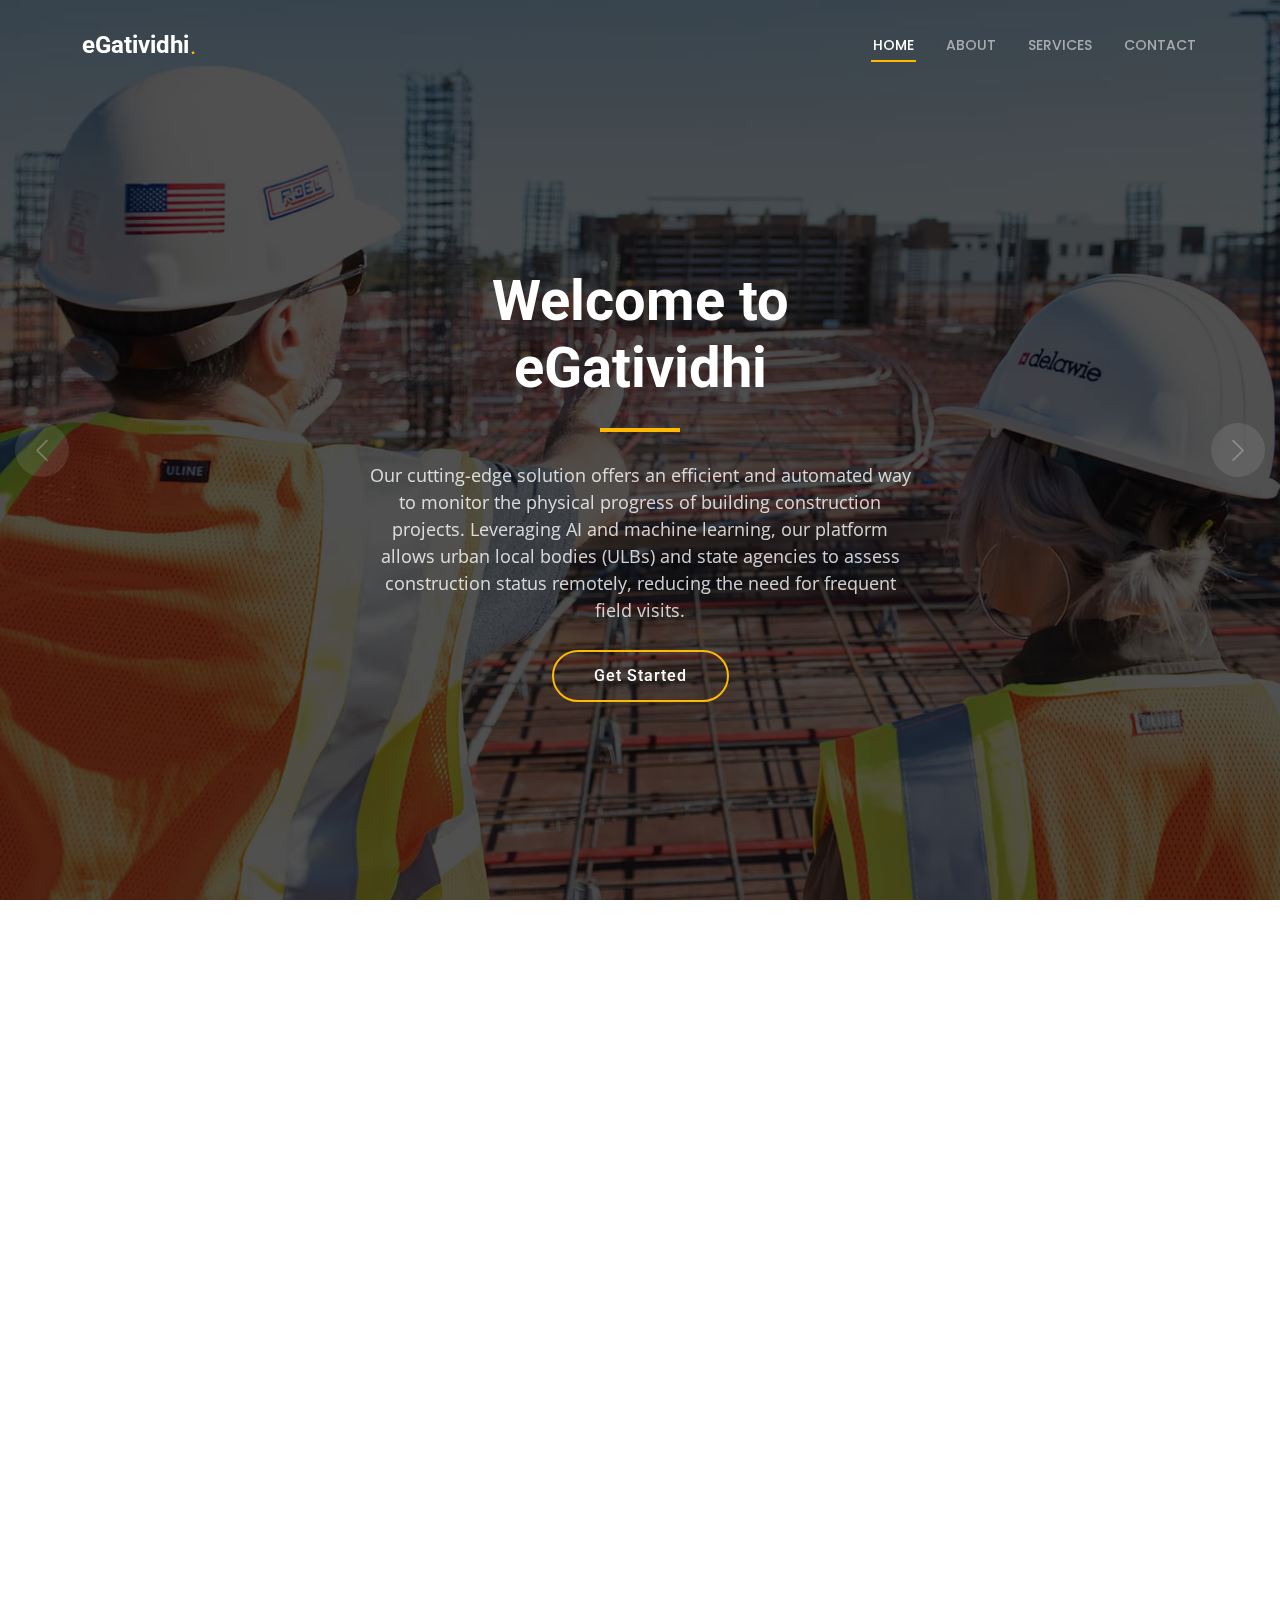
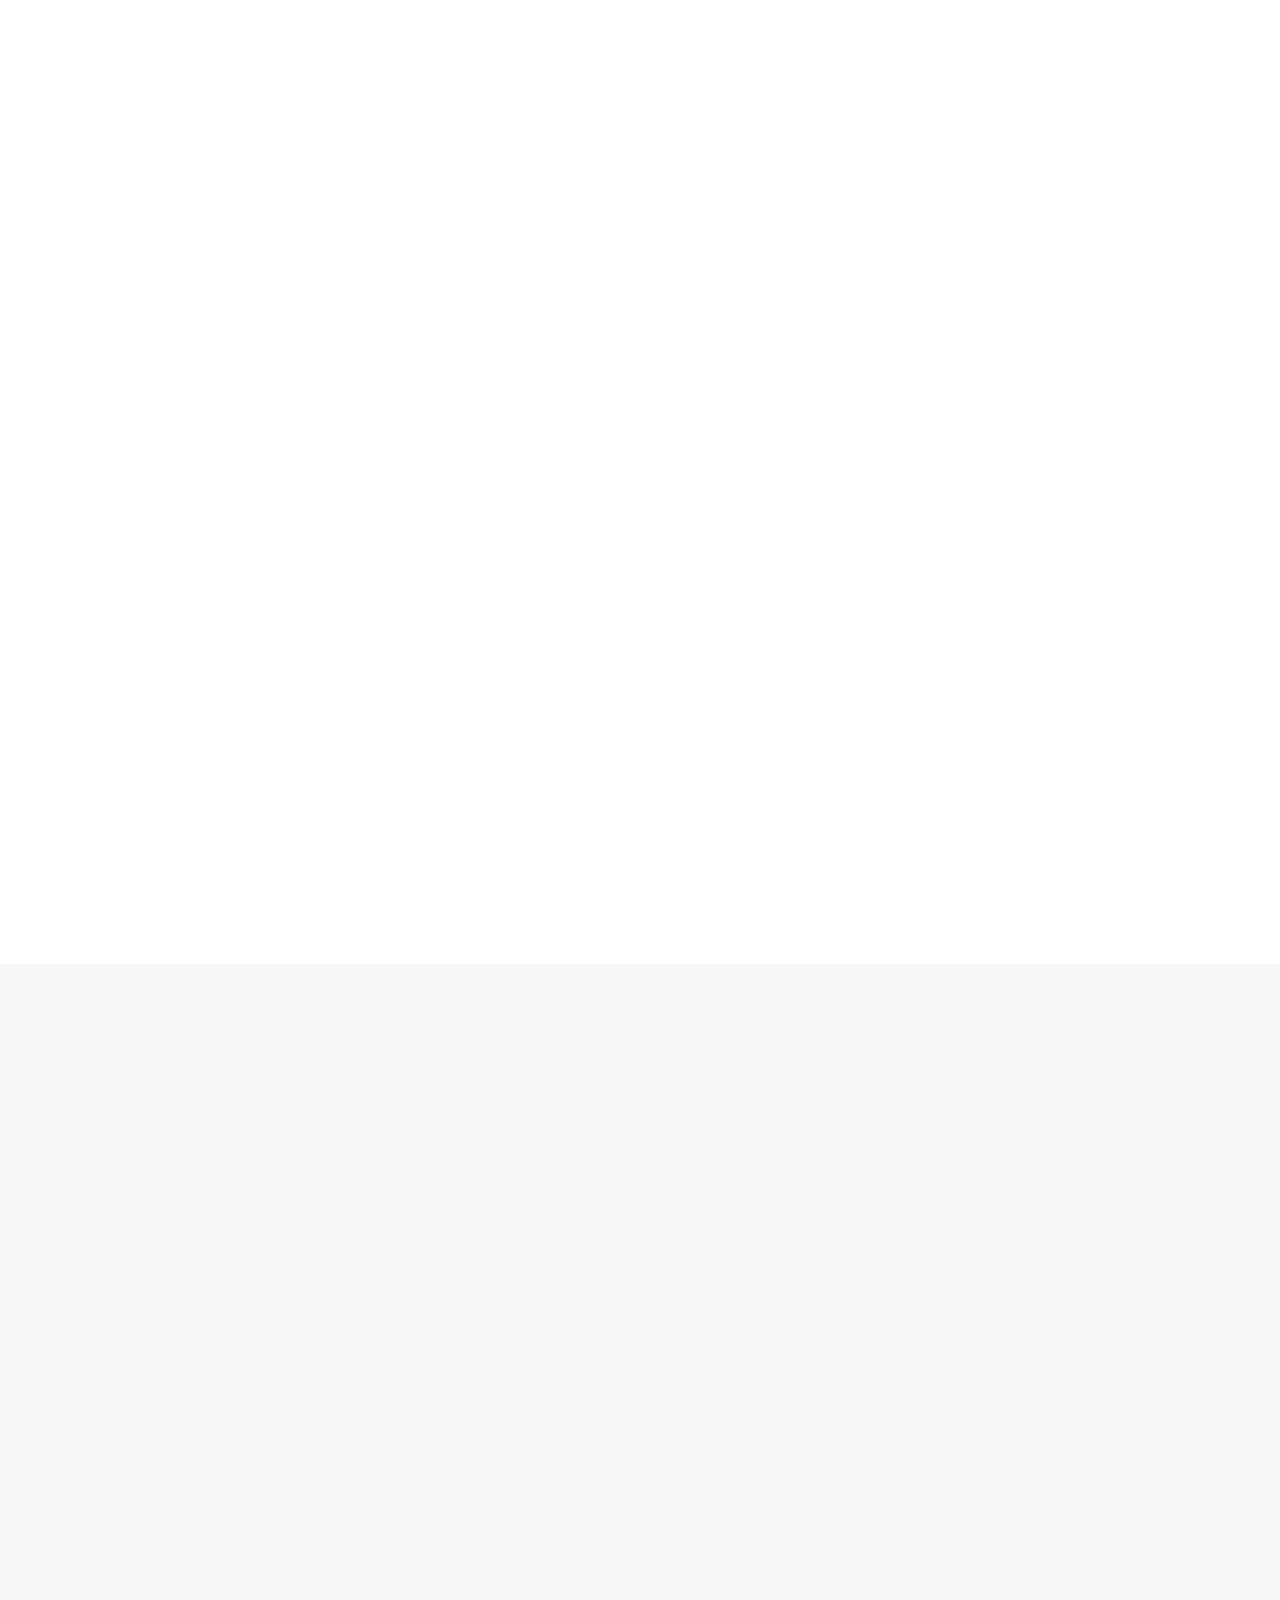
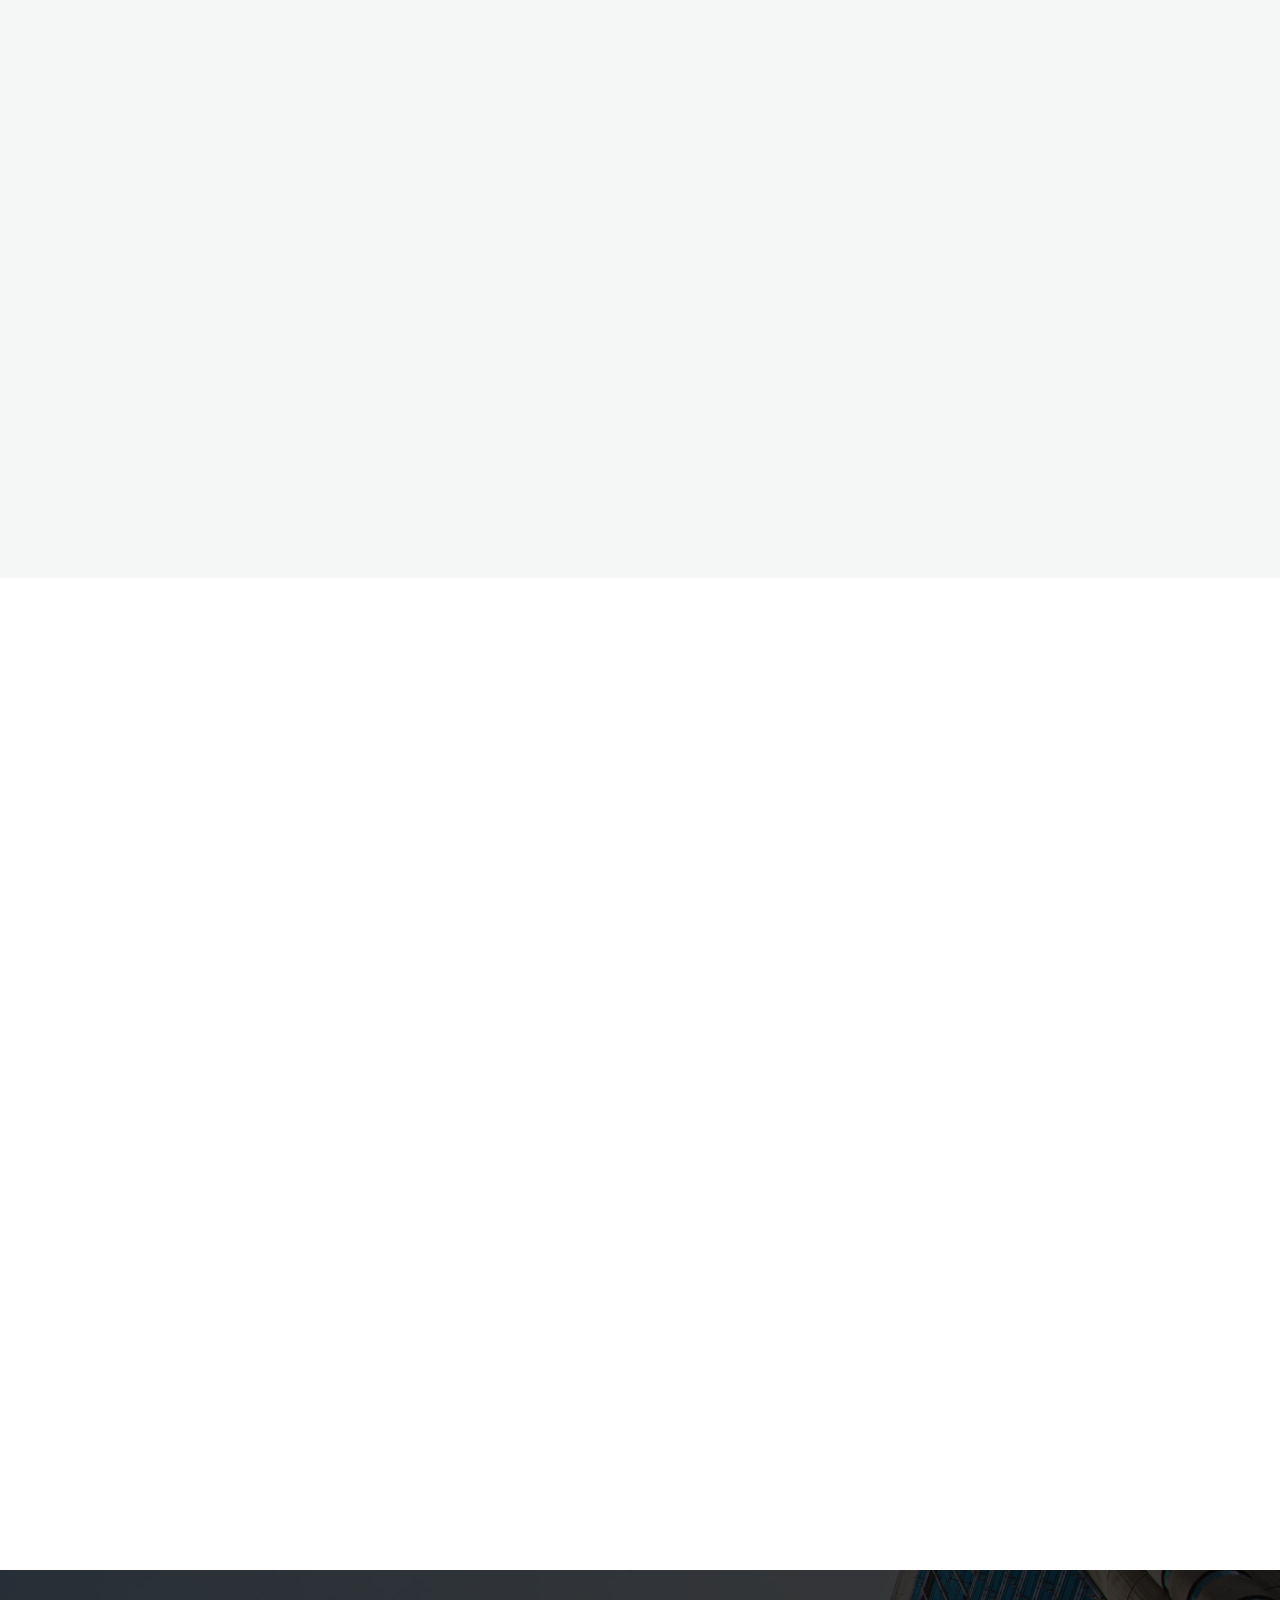
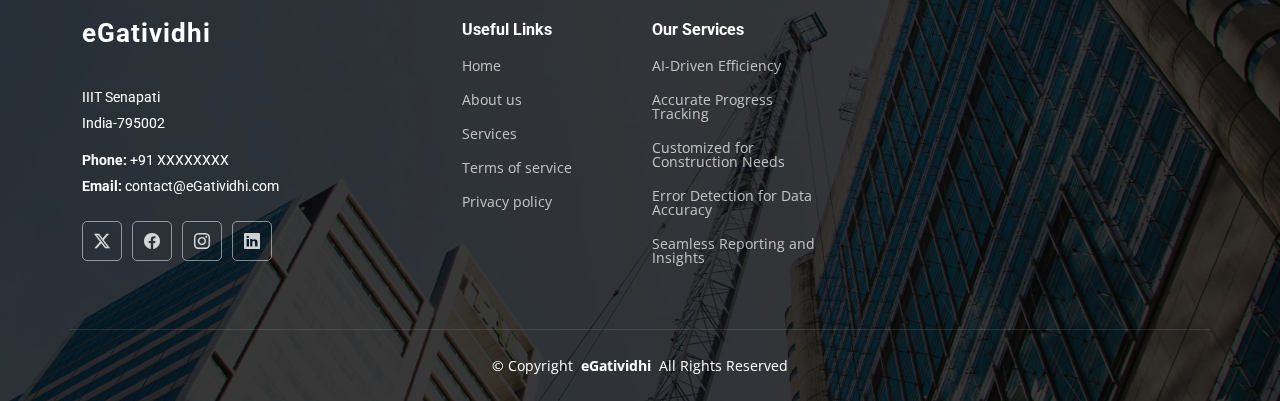
<file: index.html>
<!DOCTYPE html>
<html lang="en">

<head>
  <meta charset="utf-8">
  <meta content="width=device-width, initial-scale=1.0" name="viewport">
  <title>eGatividhi</title>
  <meta name="description" content="">
  <meta name="keywords" content="">

  <!-- Favicons -->
  <link href="assets/img/favicon.png" rel="icon">
  <link href="assets/img/apple-touch-icon.png" rel="apple-touch-icon">

  <!-- Fonts -->
  <link href="https://fonts.googleapis.com" rel="preconnect">
  <link href="https://fonts.gstatic.com" rel="preconnect" crossorigin>
  <link href="https://fonts.googleapis.com/css2?family=Roboto:ital,wght@0,100;0,300;0,400;0,500;0,700;0,900;1,100;1,300;1,400;1,500;1,700;1,900&family=Open+Sans:ital,wght@0,300;0,400;0,500;0,600;0,700;0,800;1,300;1,400;1,500;1,600;1,700;1,800&family=Poppins:ital,wght@0,100;0,200;0,300;0,400;0,500;0,600;0,700;0,800;0,900;1,100;1,200;1,300;1,400;1,500;1,600;1,700;1,800;1,900&display=swap" rel="stylesheet">

  <!-- Vendor CSS Files -->
  <link href="assets/vendor/bootstrap/css/bootstrap.min.css" rel="stylesheet">
  <link href="assets/vendor/bootstrap-icons/bootstrap-icons.css" rel="stylesheet">
  <link href="assets/vendor/aos/aos.css" rel="stylesheet">
  <link href="assets/vendor/fontawesome-free/css/all.min.css" rel="stylesheet">
  <link href="assets/vendor/glightbox/css/glightbox.min.css" rel="stylesheet">
  <link href="assets/vendor/swiper/swiper-bundle.min.css" rel="stylesheet">

  <!-- Main CSS File -->
  <link href="assets/css/main.css" rel="stylesheet">

 
</head>

<body class="index-page">

  <header id="header" class="header d-flex align-items-center fixed-top">
    <div class="container-fluid container-xl position-relative d-flex align-items-center justify-content-between">

      <a href="index.html" class="logo d-flex align-items-center">
        <!-- Uncomment the line below if you also wish to use an image logo -->
        <!-- <img src="assets/img/logo.png" alt=""> -->
        <h1 class="sitename">eGatividhi</h1> <span>.</span>
      </a>

      <nav id="navmenu" class="navmenu">
        <ul>
          <li><a href="index.html" class="active">Home</a></li>
          <li><a href="about.html">About</a></li>
          <li><a href="services.html">Services</a></li>
          <li><a href="contact.html">Contact</a></li>
        </ul>
        <i class="mobile-nav-toggle d-xl-none bi bi-list"></i>
      </nav>

    </div>
  </header>

  <main class="main">

    <!-- Hero Section -->
    <section id="hero" class="hero section dark-background">

      <div class="info d-flex align-items-center">
        <div class="container">
          <div class="row justify-content-center" data-aos="fade-up" data-aos-delay="100">
            <div class="col-lg-6 text-center">
              <h2>Welcome to eGatividhi</h2>
              <p>Our cutting-edge solution offers an efficient and automated way to monitor the physical progress of building construction projects. Leveraging AI and machine learning, our platform allows urban local bodies (ULBs) and state agencies to assess construction status remotely, reducing the need for frequent field visits.</p>
              <a href="Register.html" class="btn-get-started">Get Started</a>
            </div>
          </div>
        </div>
      </div>

      <div id="hero-carousel" class="carousel slide" data-bs-ride="carousel" data-bs-interval="5000">

        <div class="carousel-item">
          <img src="assets/img/hero-carousel/hero-carousel-1.jpg" alt="">
        </div>

        <div class="carousel-item active">
          <img src="assets/img/hero-carousel/hero-carousel-2.jpg" alt="">
        </div>

        <div class="carousel-item">
          <img src="assets/img/hero-carousel/hero-carousel-3.jpg" alt="">
        </div>

        <div class="carousel-item">
          <img src="assets/img/hero-carousel/hero-carousel-4.jpg" alt="">
        </div>

        <div class="carousel-item">
          <img src="assets/img/hero-carousel/hero-carousel-5.jpg" alt="">
        </div>

        <a class="carousel-control-prev" href="#hero-carousel" role="button" data-bs-slide="prev">
          <span class="carousel-control-prev-icon bi bi-chevron-left" aria-hidden="true"></span>
        </a>

        <a class="carousel-control-next" href="#hero-carousel" role="button" data-bs-slide="next">
          <span class="carousel-control-next-icon bi bi-chevron-right" aria-hidden="true"></span>
        </a>

      </div>

    </section><!-- /Hero Section -->

    <!-- Get Started Section -->
    <section id="get-started" class="get-started section">

      <div class="container">

        <div class="row justify-content-between gy-4">

          <div class="col-lg-6 d-flex align-items-center" data-aos="zoom-out" data-aos-delay="100">
            <div class="content">
              <h3>ABOUT US</h3>
              <p>At SmartConstruct AI, we streamline building construction monitoring using advanced machine learning. Our platform automates progress tracking by analyzing site images, reducing the need for frequent on-site inspections.</p>
              <p>Designed for urban local bodies and government agencies, our AI solution identifies construction stages, tracks progress, and flags inconsistencies. With SmartConstruct AI, you get real-time insights to ensure your projects stay on track from foundation to completion.</p>
            </div>
          </div>

          <div class="col-lg-5" data-aos="zoom-out" data-aos-delay="200">
            <form action="forms/quote.php" method="post" class="php-email-form">
              <h3>Contact Us</h3>
              <p>We're here to help you streamline your construction monitoring process. Whether you have questions about our platform, need a demo, or require support, feel free to reach out!</p>
              <p>Simply fill out the form below, and our team will get back to you within 24 hours. Let's build smarter together!</p>
              <div class="row gy-3">

                <div class="col-12">
                  <input type="text" name="name" class="form-control" placeholder="Name" required="">
                </div>

                <div class="col-12 ">
                  <input type="email" class="form-control" name="email" placeholder="Email" required="">
                </div>

                <div class="col-12">
                  <input type="text" class="form-control" name="phone" placeholder="Phone" required="">
                </div>

                <div class="col-12">
                  <textarea class="form-control" name="message" rows="6" placeholder="Message" required=""></textarea>
                </div>

                <div class="col-12 text-center">
                  <div class="loading">Loading</div>
                  <div class="error-message"></div>
                  <div class="sent-message">Your message has been sent successfully. Thank you!</div>

                  <button type="submit">Send Message</button>
                </div>

              </div>
            </form>
          </div><!-- End Quote Form -->

        </div>

      </div>

    </section><!-- /Get Started Section -->

    <!-- Constructions Section -->
    <section id="constructions" class="constructions section">

      <!-- Section Title -->
      <div class="container section-title" data-aos="fade-up">
        <h2>At eGatividhi, we provide..</h2>
      </div><!-- End Section Title -->

      <div class="container">

        <div class="row gy-4">

          <div class="col-lg-6" data-aos="fade-up" data-aos-delay="100">
            <div class="card-item">
              <div class="row">
                <div class="col-xl-5">
                  <div class="card-bg"><img src="assets/img/constructions-1.jpg" alt=""></div>
                </div>
                <div class="col-xl-7 d-flex align-items-center">
                  <div class="card-body">
                    <h4 class="card-title">Image Upload & Construction Stage Identification</h4>
                    <p>Upload images of the construction site, and the platform automatically identifies the current stage of construction, whether it's foundation, superstructure, facade work, or interiors.</p>
                  </div>
                </div>
              </div>
            </div>
          </div><!-- End Card Item -->

          <div class="col-lg-6" data-aos="fade-up" data-aos-delay="200">
            <div class="card-item">
              <div class="row">
                <div class="col-xl-5">
                  <div class="card-bg"><img src="assets/img/constructions-2.jpg" alt=""></div>
                </div>
                <div class="col-xl-7 d-flex align-items-center">
                  <div class="card-body">
                    <h4 class="card-title">Progress Tracking Over Time</h4>
                    <p>Compare current site images with previous ones to monitor changes and assess how far the construction has progressed. This helps to track delays, assess work done, and plan future activities.</p>
                  </div>
                </div>
              </div>
            </div>
          </div><!-- End Card Item -->

          <div class="col-lg-6" data-aos="fade-up" data-aos-delay="300">
            <div class="card-item">
              <div class="row">
                <div class="col-xl-5">
                  <div class="card-bg"><img src="assets/img/constructions-3.jpg" alt=""></div>
                </div>
                <div class="col-xl-7 d-flex align-items-center">
                  <div class="card-body">
                    <h4 class="card-title">AI-Powered Analysis for Multiple Construction Activities</h4>
                    <p>The platform adapts its analysis based on the type of construction activity, using machine learning models trained on various construction components (e.g., foundation, facade, interior works) for accurate insights.</p>
                  </div>
                </div>
              </div>
            </div>
          </div><!-- End Card Item -->

          <div class="col-lg-6" data-aos="fade-up" data-aos-delay="400">
            <div class="card-item">
              <div class="row">
                <div class="col-xl-5">
                  <div class="card-bg"><img src="assets/img/constructions-4.jpg" alt=""></div>
                </div>
                <div class="col-xl-7 d-flex align-items-center">
                  <div class="card-body">
                    <h4 class="card-title">Error Detection and Alerts</h4>
                    <p>If the uploaded image or details don’t match the selected construction stage, the software raises an alert, helping ensure accurate data input and avoiding confusion.</p>
                  </div>
                </div>
              </div>
            </div>
          </div><!-- End Card Item -->

        </div>

      </div>

    </section><!-- /Constructions Section -->

    <!-- Services Section -->
    <section id="services" class="services section light-background">

      <!-- Section Title -->
      <div class="container section-title" data-aos="fade-up">
        <h2>Services</h2>
      </div><!-- End Section Title -->

      <div class="container">

        <div class="row gy-4">

          <div class="col-lg-4 col-md-6" data-aos="fade-up" data-aos-delay="100">
            <div class="service-item  position-relative">
              <div class="icon">
                <i class="fa-solid fa-mountain-city"></i>
              </div>
              <h3>Automated Construction Stage Detection</h3>
              <p>Our AI-powered platform identifies the current stage of construction—whether it's foundation, superstructure, facade, or interiors—by analyzing site images, providing instant insights without the need for manual inspections.</p>
              <a href="#" class="readmore stretched-link">Read more <i class="bi bi-arrow-right"></i></a>
            </div>
          </div><!-- End Service Item -->

          <div class="col-lg-4 col-md-6" data-aos="fade-up" data-aos-delay="200">
            <div class="service-item position-relative">
              <div class="icon">
                <i class="fa-solid fa-arrow-up-from-ground-water"></i>
              </div>
              <h3>Real-Time Progress Monitoring</h3>
              <p>Continuously track construction progress through regularly uploaded images. Our system compares current and previous images to highlight progress, ensuring your project stays on schedule.</p>
              <a href="#" class="readmore stretched-link">Read more <i class="bi bi-arrow-right"></i></a>
            </div>
          </div><!-- End Service Item -->

          <div class="col-lg-4 col-md-6" data-aos="fade-up" data-aos-delay="300">
            <div class="service-item position-relative">
              <div class="icon">
                <i class="fa-solid fa-compass-drafting"></i>
              </div>
              <h3>Custom Construction Reports</h3>
              <p>Generate tailored reports detailing the construction progress, comparisons of previous stages, and potential delays. These reports can be customized for different stakeholders, such as contractors, urban bodies, or project managers.</p>
              <a href="#" class="readmore stretched-link">Read more <i class="bi bi-arrow-right"></i></a>
            </div>
          </div><!-- End Service Item -->

          <div class="col-lg-4 col-md-6" data-aos="fade-up" data-aos-delay="400">
            <div class="service-item position-relative">
              <div class="icon">
                <i class="fa-solid fa-trowel-bricks"></i>
              </div>
              <h3>Error Detection and Quality Assurance</h3>
              <p>Our software flags inconsistencies between the uploaded images and the selected construction stage, ensuring accuracy in monitoring and preventing data mismatches.</p>
              <a href="#" class="readmore stretched-link">Read more <i class="bi bi-arrow-right"></i></a>
            </div>
          </div><!-- End Service Item -->

          <div class="col-lg-4 col-md-6" data-aos="fade-up" data-aos-delay="500">
            <div class="service-item position-relative">
              <div class="icon">
                <i class="fa-solid fa-helmet-safety"></i>
              </div>
              <h3>AI-Driven Insights for Decision Making</h3>
              <p>Get actionable insights based on machine learning algorithms tailored to construction activities. Use these insights to make informed decisions, plan next steps, and maintain construction timelines.</p>
              <a href="#" class="readmore stretched-link">Read more <i class="bi bi-arrow-right"></i></a>
            </div>
          </div><!-- End Service Item -->

          <div class="col-lg-4 col-md-6" data-aos="fade-up" data-aos-delay="600">
            <div class="service-item position-relative">
              <div class="icon">
                <i class="fa-solid fa-arrow-up-from-ground-water"></i>
              </div>
              <h3>Predictive Analytics for Project Timelines</h3>
              <p>Our platform not only monitors current progress but also uses historical data and AI algorithms to predict future construction milestones. By analyzing patterns and trends, we provide estimated completion dates and identify potential delays, helping you plan and allocate resources more effectively.</p>
              <a href="#" class="readmore stretched-link">Read more <i class="bi bi-arrow-right"></i></a>
            </div>
          </div><!-- End Service Item -->

        </div>

      </div>

    </section><!-- /Services Section -->

    <!-- Alt Services Section -->
    <section id="alt-services" class="alt-services section">

      <div class="container">

        <div class="row justify-content-around gy-4">
          <div class="features-image col-lg-6" data-aos="fade-up" data-aos-delay="100"><img src="assets/img/alt-services.jpg" alt=""></div>

          <div class="col-lg-5 d-flex flex-column justify-content-center" data-aos="fade-up" data-aos-delay="200">
            <h3>Why Us ?</h3>
            <p>we specialize in providing innovative and efficient solutions for monitoring construction projects. Our platform is designed to simplify progress tracking, enhance accuracy, and save you time and resources. Here's why we're the best choice for your project:</p>

            <div class="icon-box d-flex position-relative" data-aos="fade-up" data-aos-delay="300">
              <i class="bi bi-easel flex-shrink-0"></i>
              <div>
                <h4><a href="" class="stretched-link">AI-Powered Automation</a></h4>
                <p>Our advanced machine learning algorithms automate the process of monitoring construction, offering real-time insights and eliminating the need for frequent site visits</p>
              </div>
            </div><!-- End Icon Box -->

            <div class="icon-box d-flex position-relative" data-aos="fade-up" data-aos-delay="400">
              <i class="bi bi-patch-check flex-shrink-0"></i>
              <div>
                <h4><a href="" class="stretched-link">Error Detection for Data Accuracy</a></h4>
                <p>Our system detects discrepancies in uploaded images and selected construction stages, ensuring reliable and accurate monitoring, which leads to better decision-making</p>
              </div>
            </div><!-- End Icon Box -->

            <div class="icon-box d-flex position-relative" data-aos="fade-up" data-aos-delay="500">
              <i class="bi bi-brightness-high flex-shrink-0"></i>
              <div>
                <h4><a href="" class="stretched-link">Accurate Stage Identification</a></h4>
                <p>We provide precise identification of construction stages, ensuring that you have up-to-date information on the progress of your building projects</p>
              </div>
            </div><!-- End Icon Box -->

            <div class="icon-box d-flex position-relative" data-aos="fade-up" data-aos-delay="600">
              <i class="bi bi-brightness-high flex-shrink-0"></i>
              <div>
                <h4><a href="" class="stretched-link">Customizable Reports and Insights</a></h4>
                <p>Generate detailed reports tailored to your specific project needs, helping you stay informed and in control at every phase of construction.</p>
              </div>
            </div><!-- End Icon Box -->

          </div>
        </div>

      </div>

    </section><!-- /Alt Services Section -->


  <footer id="footer" class="footer dark-background">

    <div class="container footer-top">
      <div class="row gy-4">
        <div class="col-lg-4 col-md-6 footer-about">
          <a href="index.html" class="logo d-flex align-items-center">
            <span class="sitename">eGatividhi</span>
          </a>
          <div class="footer-contact pt-3">
            <p>IIIT Senapati</p>
            <p>India-795002</p>
            <p class="mt-3"><strong>Phone:</strong> <span>+91 XXXXXXXX</span></p>
            <p><strong>Email:</strong> <span>contact@eGatividhi.com</span></p>
          </div>
          <div class="social-links d-flex mt-4">
            <a href=""><i class="bi bi-twitter-x"></i></a>
            <a href=""><i class="bi bi-facebook"></i></a>
            <a href=""><i class="bi bi-instagram"></i></a>
            <a href=""><i class="bi bi-linkedin"></i></a>
          </div>
        </div>

        <div class="col-lg-2 col-md-3 footer-links">
          <h4>Useful Links</h4>
          <ul>
            <li><a href="#">Home</a></li>
            <li><a href="#">About us</a></li>
            <li><a href="#">Services</a></li>
            <li><a href="#">Terms of service</a></li>
            <li><a href="#">Privacy policy</a></li>
          </ul>
        </div>

        <div class="col-lg-2 col-md-3 footer-links">
          <h4>Our Services</h4>
          <ul>
            <li><a href="#">AI-Driven Efficiency</a></li>
            <li><a href="#">Accurate Progress Tracking</a></li>
            <li><a href="#">Customized for Construction Needs</a></li>
            <li><a href="#">Error Detection for Data Accuracy</a></li>
            <li><a href="#">Seamless Reporting and Insights</a></li>
          </ul>
        </div>


      </div>
    </div>

    <div class="container copyright text-center mt-4">
      <p>© <span>Copyright</span> <strong class="px-1 sitename">eGatividhi</strong> <span>All Rights Reserved</span></p>
    </div>

  </footer>

  <!-- Scroll Top -->
  <a href="#" id="scroll-top" class="scroll-top d-flex align-items-center justify-content-center"><i class="bi bi-arrow-up-short"></i></a>

  <!-- Preloader -->
  <div id="preloader"></div>

  <!-- Vendor JS Files -->
  <script src="assets/vendor/bootstrap/js/bootstrap.bundle.min.js"></script>
  <script src="assets/vendor/php-email-form/validate.js"></script>
  <script src="assets/vendor/aos/aos.js"></script>
  <script src="assets/vendor/glightbox/js/glightbox.min.js"></script>
  <script src="assets/vendor/imagesloaded/imagesloaded.pkgd.min.js"></script>
  <script src="assets/vendor/isotope-layout/isotope.pkgd.min.js"></script>
  <script src="assets/vendor/swiper/swiper-bundle.min.js"></script>
  <script src="assets/vendor/purecounter/purecounter_vanilla.js"></script>

  <!-- Main JS File -->
  <script src="assets/js/main.js"></script>

</body>

</html>
</file>
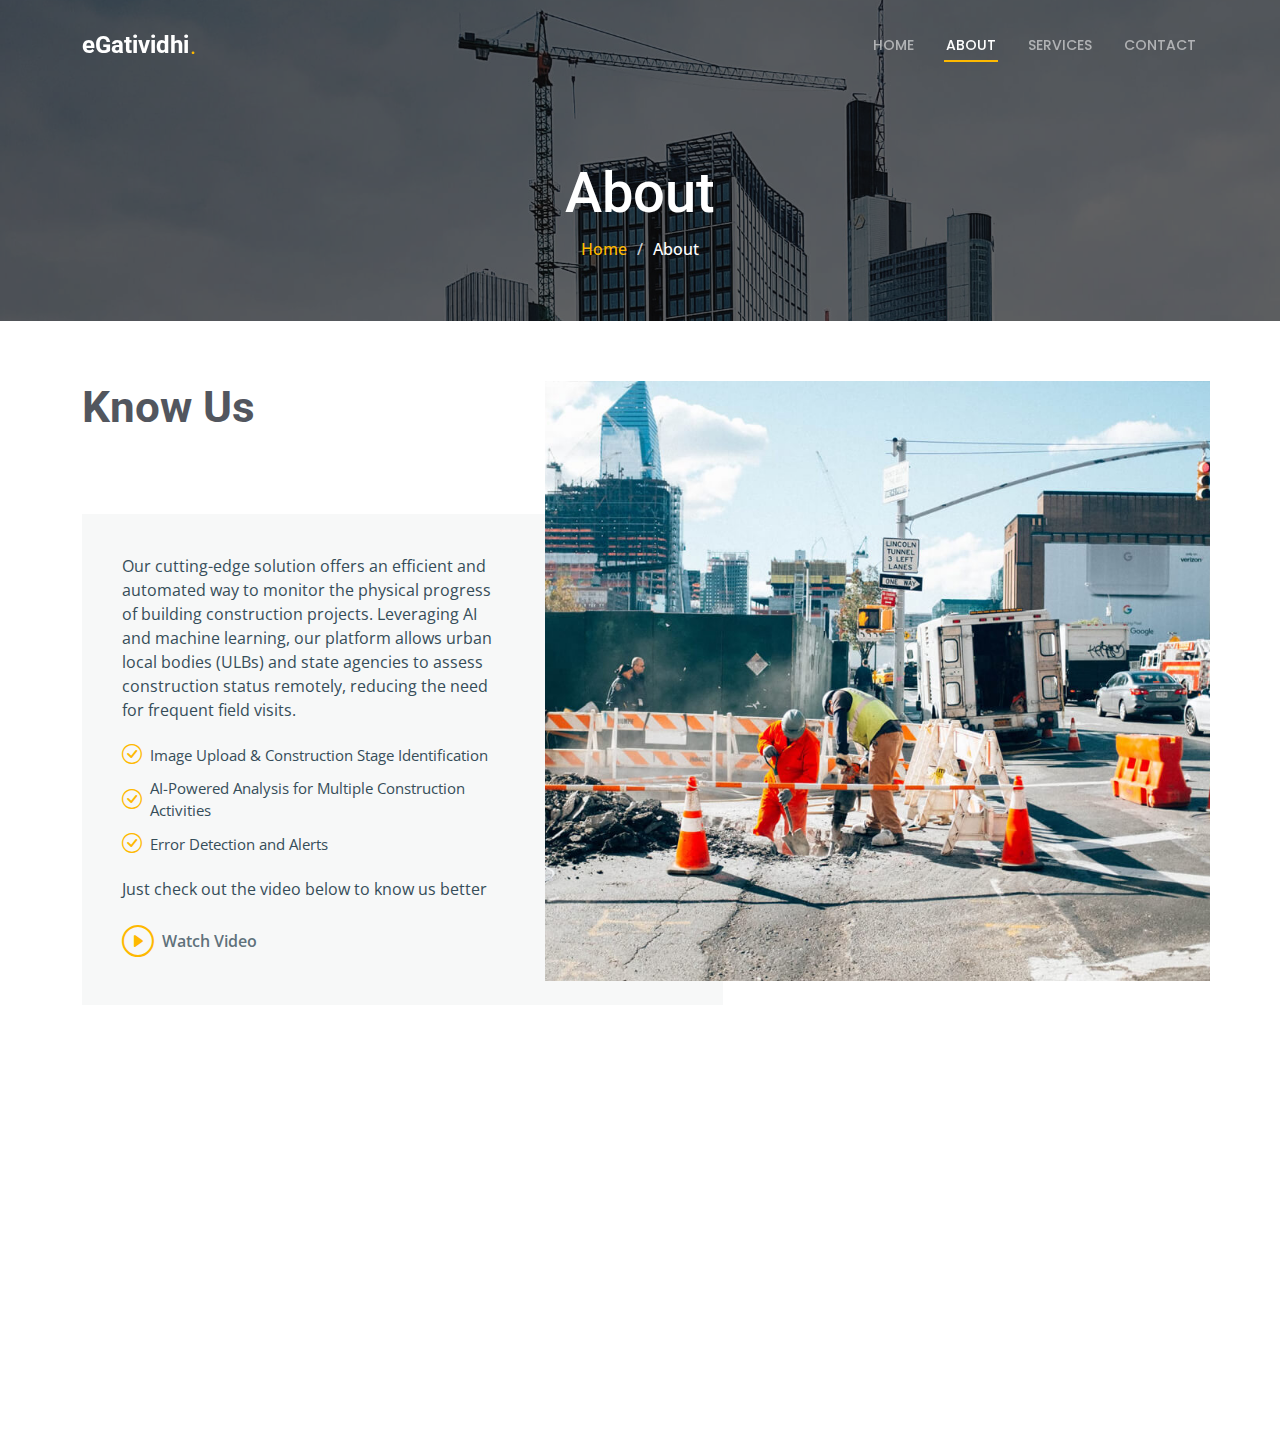
<file: about.html>
<!DOCTYPE html>
<html lang="en">

<head>
  <meta charset="utf-8">
  <meta content="width=device-width, initial-scale=1.0" name="viewport">
  <title>About - eGatividhi Bootstrap Template</title>
  <meta name="description" content="">
  <meta name="keywords" content="">

  <!-- Favicons -->
  <link href="assets/img/favicon.png" rel="icon">
  <link href="assets/img/apple-touch-icon.png" rel="apple-touch-icon">

  <!-- Fonts -->
  <link href="https://fonts.googleapis.com" rel="preconnect">
  <link href="https://fonts.gstatic.com" rel="preconnect" crossorigin>
  <link href="https://fonts.googleapis.com/css2?family=Roboto:ital,wght@0,100;0,300;0,400;0,500;0,700;0,900;1,100;1,300;1,400;1,500;1,700;1,900&family=Open+Sans:ital,wght@0,300;0,400;0,500;0,600;0,700;0,800;1,300;1,400;1,500;1,600;1,700;1,800&family=Poppins:ital,wght@0,100;0,200;0,300;0,400;0,500;0,600;0,700;0,800;0,900;1,100;1,200;1,300;1,400;1,500;1,600;1,700;1,800;1,900&display=swap" rel="stylesheet">

  <!-- Vendor CSS Files -->
  <link href="assets/vendor/bootstrap/css/bootstrap.min.css" rel="stylesheet">
  <link href="assets/vendor/bootstrap-icons/bootstrap-icons.css" rel="stylesheet">
  <link href="assets/vendor/aos/aos.css" rel="stylesheet">
  <link href="assets/vendor/fontawesome-free/css/all.min.css" rel="stylesheet">
  <link href="assets/vendor/glightbox/css/glightbox.min.css" rel="stylesheet">
  <link href="assets/vendor/swiper/swiper-bundle.min.css" rel="stylesheet">

  <!-- Main CSS File -->
  <link href="assets/css/main.css" rel="stylesheet">

 
</head>

<body class="about-page">

  <header id="header" class="header d-flex align-items-center fixed-top">
    <div class="container-fluid container-xl position-relative d-flex align-items-center justify-content-between">

      <a href="index.html" class="logo d-flex align-items-center">
        <!-- Uncomment the line below if you also wish to use an image logo -->
        <!-- <img src="assets/img/logo.png" alt=""> -->
        <h1 class="sitename">eGatividhi</h1> <span>.</span>
      </a>

      <nav id="navmenu" class="navmenu">
        <ul>
          <li><a href="index.html">Home</a></li>
          <li><a href="about.html" class="active">About</a></li>
          <li><a href="services.html">Services</a></li>
          <li><a href="contact.html">Contact</a></li>
        </ul>
        <i class="mobile-nav-toggle d-xl-none bi bi-list"></i>
      </nav>

    </div>
  </header>

  <main class="main">

    <!-- Page Title -->
    <div class="page-title dark-background" style="background-image: url(assets/img/page-title-bg.jpg);">
      <div class="container position-relative">
        <h1>About</h1>
        <nav class="breadcrumbs">
          <ol>
            <li><a href="index.html">Home</a></li>
            <li class="current">About</li>
          </ol>
        </nav>
      </div>
    </div><!-- End Page Title -->

    <!-- About Section -->
    <section id="about" class="about section">

      <div class="container">

        <div class="row position-relative">

          <div class="col-lg-7 about-img" data-aos="zoom-out" data-aos-delay="200"><img src="assets/img/about.jpg"></div>

          <div class="col-lg-7" data-aos="fade-up" data-aos-delay="100">
            <h2 class="inner-title">Know Us</h2>
            <div class="our-story">
              <p>Our cutting-edge solution offers an efficient and automated way to monitor the physical progress of building construction projects. Leveraging AI and machine learning, our platform allows urban local bodies (ULBs) and state agencies to assess construction status remotely, reducing the need for frequent field visits.</p>
              <ul>
                <li><i class="bi bi-check-circle"></i> <span>Image Upload & Construction Stage Identification</span></li>
                <li><i class="bi bi-check-circle"></i> <span>AI-Powered Analysis for Multiple Construction Activities</span></li>
                <li><i class="bi bi-check-circle"></i> <span>Error Detection and Alerts</span></li>
              </ul>
              <p>Just check out the video below to know us better </p>

              <div class="watch-video d-flex align-items-center position-relative">
                <i class="bi bi-play-circle"></i>
                <a href="https://www.youtube.com/watch?v=Y7f98aduVJ8" class="glightbox stretched-link">Watch Video</a>
              </div>
            </div>
          </div>

        </div>

      </div>

    </section><!-- /About Section -->

    <!-- Stats Counter Section -->
    <section id="stats-counter" class="stats-counter section">

      <!-- Section Title -->
      <div class="container section-title" data-aos="fade-up">
        <h2>Stats</h2>
      </div><!-- End Section Title -->

      <div class="container" data-aos="fade-up" data-aos-delay="100">

        <div class="row gy-4">

          <div class="col-lg-3 col-md-6">
            <div class="stats-item d-flex align-items-center w-100 h-100">
              <i class="bi bi-emoji-smile color-blue flex-shrink-0"></i>
              <div>
                <span data-purecounter-start="0" data-purecounter-end="10" data-purecounter-duration="1" class="purecounter"></span>
                <p>Happy Clients</p>
              </div>
            </div>
          </div><!-- End Stats Item -->

          <div class="col-lg-3 col-md-6">
            <div class="stats-item d-flex align-items-center w-100 h-100">
              <i class="bi bi-journal-richtext color-orange flex-shrink-0"></i>
              <div>
                <span data-purecounter-start="0" data-purecounter-end="11" data-purecounter-duration="1" class="purecounter"></span>
                <p>Projects</p>
              </div>
            </div>
          </div><!-- End Stats Item -->

          <div class="col-lg-3 col-md-6">
            <div class="stats-item d-flex align-items-center w-100 h-100">
              <i class="bi bi-headset color-green flex-shrink-0"></i>
              <div>
                <span data-purecounter-start="0" data-purecounter-end="100" data-purecounter-duration="1" class="purecounter"></span>
                <p>Hours Of Support</p>
              </div>
            </div>
          </div><!-- End Stats Item -->

          <div class="col-lg-3 col-md-6">
            <div class="stats-item d-flex align-items-center w-100 h-100">
              <i class="bi bi-people color-pink flex-shrink-0"></i>
              <div>
                <span data-purecounter-start="0" data-purecounter-end="6" data-purecounter-duration="1" class="purecounter"></span>
                <p>Hard Workers</p>
              </div>
            </div>
          </div><!-- End Stats Item -->

        </div>

      </div>

    </section><!-- /Stats Counter Section -->

  <!-- Scroll Top -->
  <a href="#" id="scroll-top" class="scroll-top d-flex align-items-center justify-content-center"><i class="bi bi-arrow-up-short"></i></a>

  <!-- Preloader -->
  <div id="preloader"></div>

  <!-- Vendor JS Files -->
  <script src="assets/vendor/bootstrap/js/bootstrap.bundle.min.js"></script>
  <script src="assets/vendor/php-email-form/validate.js"></script>
  <script src="assets/vendor/aos/aos.js"></script>
  <script src="assets/vendor/glightbox/js/glightbox.min.js"></script>
  <script src="assets/vendor/imagesloaded/imagesloaded.pkgd.min.js"></script>
  <script src="assets/vendor/isotope-layout/isotope.pkgd.min.js"></script>
  <script src="assets/vendor/swiper/swiper-bundle.min.js"></script>
  <script src="assets/vendor/purecounter/purecounter_vanilla.js"></script>

  <!-- Main JS File -->
  <script src="assets/js/main.js"></script>

</body>

</html>
</file>
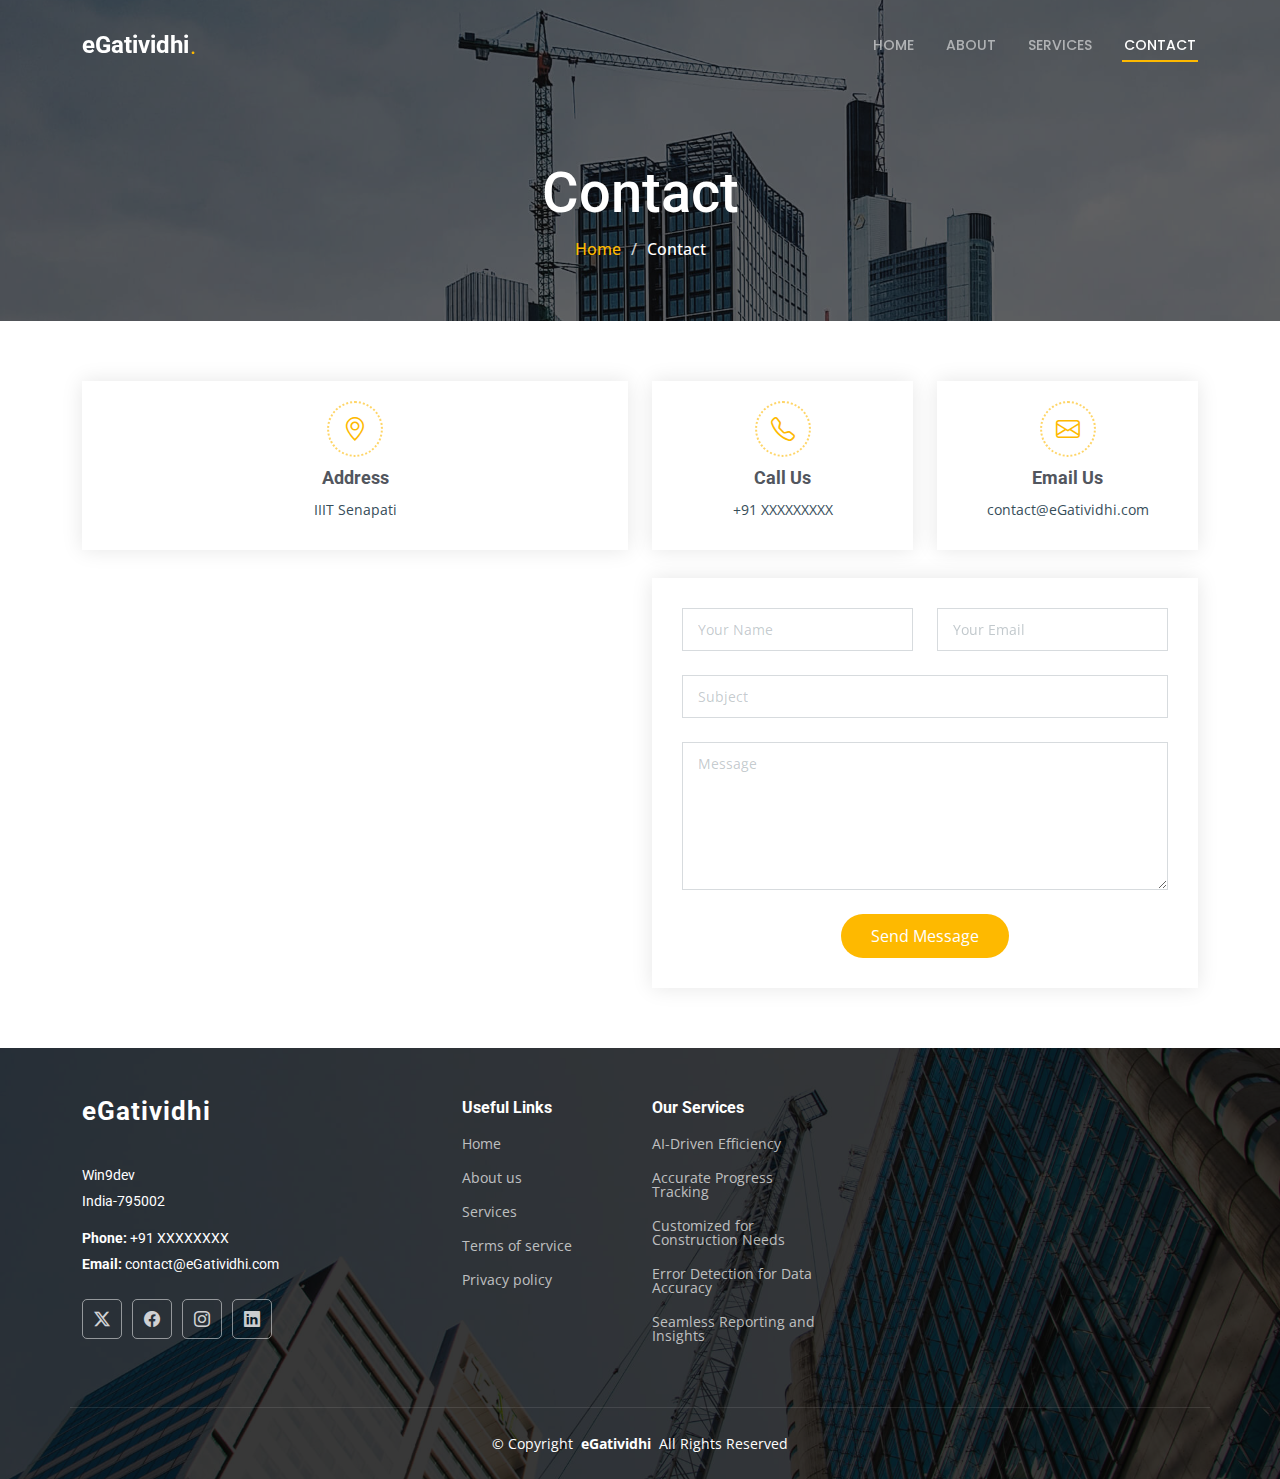
<file: contact.html>
<!DOCTYPE html>
<html lang="en">
  <head>
    <meta charset="utf-8" />
    <meta content="width=device-width, initial-scale=1.0" name="viewport" />
    <title>Contact - eGatividhi Bootstrap Template</title>
    <meta name="description" content="" />
    <meta name="keywords" content="" />

    <!-- Favicons -->
    <link href="assets/img/favicon.png" rel="icon" />
    <link href="assets/img/apple-touch-icon.png" rel="apple-touch-icon" />

    <!-- Fonts -->
    <link href="https://fonts.googleapis.com" rel="preconnect" />
    <link href="https://fonts.gstatic.com" rel="preconnect" crossorigin />
    <link
      href="https://fonts.googleapis.com/css2?family=Roboto:ital,wght@0,100;0,300;0,400;0,500;0,700;0,900;1,100;1,300;1,400;1,500;1,700;1,900&family=Open+Sans:ital,wght@0,300;0,400;0,500;0,600;0,700;0,800;1,300;1,400;1,500;1,600;1,700;1,800&family=Poppins:ital,wght@0,100;0,200;0,300;0,400;0,500;0,600;0,700;0,800;0,900;1,100;1,200;1,300;1,400;1,500;1,600;1,700;1,800;1,900&display=swap"
      rel="stylesheet"
    />

    <!-- Vendor CSS Files -->
    <link
      href="assets/vendor/bootstrap/css/bootstrap.min.css"
      rel="stylesheet"
    />
    <link
      href="assets/vendor/bootstrap-icons/bootstrap-icons.css"
      rel="stylesheet"
    />
    <link href="assets/vendor/aos/aos.css" rel="stylesheet" />
    <link
      href="assets/vendor/fontawesome-free/css/all.min.css"
      rel="stylesheet"
    />
    <link
      href="assets/vendor/glightbox/css/glightbox.min.css"
      rel="stylesheet"
    />
    <link href="assets/vendor/swiper/swiper-bundle.min.css" rel="stylesheet" />

    <!-- Main CSS File -->
    <link href="assets/css/main.css" rel="stylesheet" />
  </head>

  <body class="contact-page">
    <header id="header" class="header d-flex align-items-center fixed-top">
      <div
        class="container-fluid container-xl position-relative d-flex align-items-center justify-content-between"
      >
        <a href="index.html" class="logo d-flex align-items-center">
          <!-- Uncomment the line below if you also wish to use an image logo -->
          <!-- <img src="assets/img/logo.png" alt=""> -->
          <h1 class="sitename">eGatividhi</h1>
          <span>.</span>
        </a>

        <nav id="navmenu" class="navmenu">
          <ul>
            <li><a href="index.html">Home</a></li>
            <li><a href="about.html">About</a></li>
            <li><a href="services.html">Services</a></li>
            <li><a href="contact.html" class="active">Contact</a></li>
          </ul>
          <i class="mobile-nav-toggle d-xl-none bi bi-list"></i>
        </nav>
      </div>
    </header>

    <main class="main">
      <!-- Page Title -->
      <div
        class="page-title dark-background"
        style="background-image: url(assets/img/page-title-bg.jpg)"
      >
        <div class="container position-relative">
          <h1>Contact</h1>
          <nav class="breadcrumbs">
            <ol>
              <li><a href="index.html">Home</a></li>
              <li class="current">Contact</li>
            </ol>
          </nav>
        </div>
      </div>
      <!-- End Page Title -->

      <!-- Contact Section -->
      <section id="contact" class="contact section">
        <div class="container" data-aos="fade-up" data-aos-delay="100">
          <div class="row gy-4">
            <div class="col-lg-6">
              <div
                class="info-item d-flex flex-column justify-content-center align-items-center"
                data-aos="fade-up"
                data-aos-delay="200"
              >
                <i class="bi bi-geo-alt"></i>
                <h3>Address</h3>
                <p>IIIT Senapati</p>
              </div>
            </div>
            <!-- End Info Item -->

            <div class="col-lg-3 col-md-6">
              <div
                class="info-item d-flex flex-column justify-content-center align-items-center"
                data-aos="fade-up"
                data-aos-delay="300"
              >
                <i class="bi bi-telephone"></i>
                <h3>Call Us</h3>
                <p>+91 XXXXXXXXX</p>
              </div>
            </div>
            <!-- End Info Item -->

            <div class="col-lg-3 col-md-6">
              <div
                class="info-item d-flex flex-column justify-content-center align-items-center"
                data-aos="fade-up"
                data-aos-delay="400"
              >
                <i class="bi bi-envelope"></i>
                <h3>Email Us</h3>
                <p>contact@eGatividhi.com</p>
              </div>
            </div>
            <!-- End Info Item -->
          </div>

          <div class="row gy-4 mt-1">
            <div class="col-lg-6" data-aos="fade-up" data-aos-delay="300">
              <iframe
                src="https://www.google.com/maps/embed?pb=!1m14!1m8!1m3!1d15595.856303868564!2d77.5913438!3d12.9981635!3m2!1i1024!2i768!4f13.1!3m3!1m2!1s0x3bae15d0a1b4e9f7%3A0x72b2b2c64cbe7f83!2sBangalore%20Palace!5e0!3m2!1sen!2sin!4v1694619486098!5m2!1sen!2sin"
                frameborder="0"
                style="border: 0; width: 100%; height: 400px"
                allowfullscreen=""
                loading="lazy"
                referrerpolicy="no-referrer-when-downgrade"
              ></iframe>
            </div>
            <!-- End Google Maps -->

            <div class="col-lg-6">
              <form
                action="forms/contact.php"
                method="post"
                class="php-email-form"
                data-aos="fade-up"
                data-aos-delay="400"
              >
                <div class="row gy-4">
                  <div class="col-md-6">
                    <input
                      type="text"
                      name="name"
                      class="form-control"
                      placeholder="Your Name"
                      required=""
                    />
                  </div>

                  <div class="col-md-6">
                    <input
                      type="email"
                      class="form-control"
                      name="email"
                      placeholder="Your Email"
                      required=""
                    />
                  </div>

                  <div class="col-md-12">
                    <input
                      type="text"
                      class="form-control"
                      name="subject"
                      placeholder="Subject"
                      required=""
                    />
                  </div>

                  <div class="col-md-12">
                    <textarea
                      class="form-control"
                      name="message"
                      rows="6"
                      placeholder="Message"
                      required=""
                    ></textarea>
                  </div>

                  <div class="col-md-12 text-center">
                    <div class="loading">Loading</div>
                    <div class="error-message"></div>
                    <div class="sent-message">
                      Your message has been sent. Thank you!
                    </div>

                    <button type="submit">Send Message</button>
                  </div>
                </div>
              </form>
            </div>
            <!-- End Contact Form -->
          </div>
        </div>
      </section>
      <!-- /Contact Section -->
    </main>

    <footer id="footer" class="footer dark-background">
      <div class="container footer-top">
        <div class="row gy-4">
          <div class="col-lg-4 col-md-6 footer-about">
            <a href="index.html" class="logo d-flex align-items-center">
              <span class="sitename">eGatividhi</span>
            </a>
            <div class="footer-contact pt-3">
              <p>Win9dev</p>
              <p>India-795002</p>
              <p class="mt-3">
                <strong>Phone:</strong> <span>+91 XXXXXXXX</span>
              </p>
              <p>
                <strong>Email:</strong> <span>contact@eGatividhi.com</span>
              </p>
            </div>
            <div class="social-links d-flex mt-4">
              <a href=""><i class="bi bi-twitter-x"></i></a>
              <a href=""><i class="bi bi-facebook"></i></a>
              <a href=""><i class="bi bi-instagram"></i></a>
              <a href=""><i class="bi bi-linkedin"></i></a>
            </div>
          </div>

          <div class="col-lg-2 col-md-3 footer-links">
            <h4>Useful Links</h4>
            <ul>
              <li><a href="#">Home</a></li>
              <li><a href="#">About us</a></li>
              <li><a href="#">Services</a></li>
              <li><a href="#">Terms of service</a></li>
              <li><a href="#">Privacy policy</a></li>
            </ul>
          </div>

          <div class="col-lg-2 col-md-3 footer-links">
            <h4>Our Services</h4>
            <ul>
              <li><a href="#">AI-Driven Efficiency</a></li>
              <li><a href="#">Accurate Progress Tracking</a></li>
              <li><a href="#">Customized for Construction Needs</a></li>
              <li><a href="#">Error Detection for Data Accuracy</a></li>
              <li><a href="#">Seamless Reporting and Insights</a></li>
            </ul>
          </div>
        </div>
      </div>

      <div class="container copyright text-center mt-4">
        <p>
          © <span>Copyright</span>
          <strong class="px-1 sitename">eGatividhi</strong>
          <span>All Rights Reserved</span>
        </p>
      </div>
    </footer>

    <!-- Scroll Top -->
    <a
      href="#"
      id="scroll-top"
      class="scroll-top d-flex align-items-center justify-content-center"
      ><i class="bi bi-arrow-up-short"></i
    ></a>

    <!-- Preloader -->
    <div id="preloader"></div>

    <!-- Vendor JS Files -->
    <script src="assets/vendor/bootstrap/js/bootstrap.bundle.min.js"></script>
    <script src="assets/vendor/php-email-form/validate.js"></script>
    <script src="assets/vendor/aos/aos.js"></script>
    <script src="assets/vendor/glightbox/js/glightbox.min.js"></script>
    <script src="assets/vendor/imagesloaded/imagesloaded.pkgd.min.js"></script>
    <script src="assets/vendor/isotope-layout/isotope.pkgd.min.js"></script>
    <script src="assets/vendor/swiper/swiper-bundle.min.js"></script>
    <script src="assets/vendor/purecounter/purecounter_vanilla.js"></script>

    <!-- Main JS File -->
    <script src="assets/js/main.js"></script>
  </body>
</html>
</file>
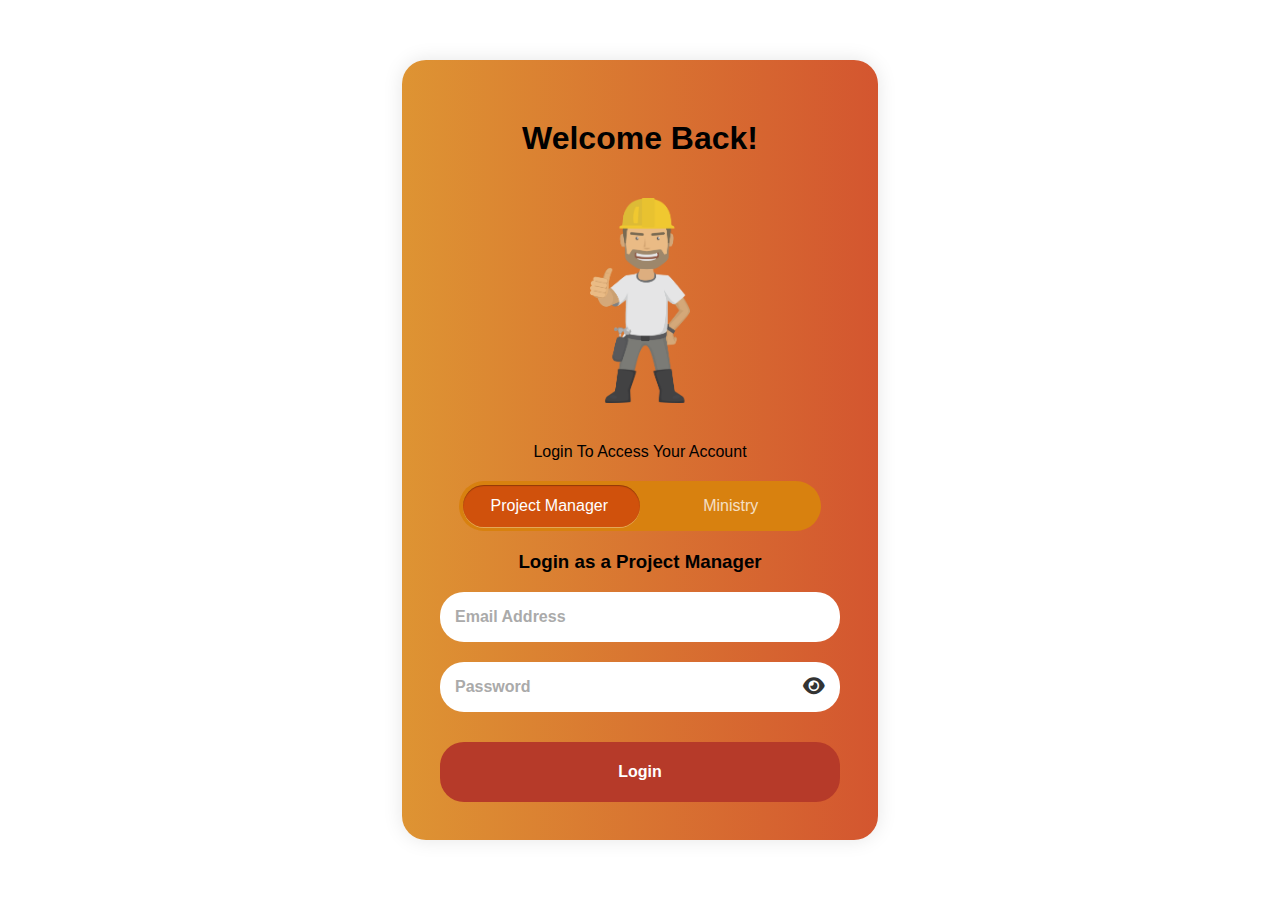
<file: login.html>
<!DOCTYPE html>
<html lang="en">
<head>
    <meta charset="UTF-8">
    <meta http-equiv="X-UA-Compatible" content="IE=edge">
    <meta name="viewport" content="width=device-width, initial-scale=1.0">
    <title>Login</title>
    <link href="https://cdnjs.cloudflare.com/ajax/libs/font-awesome/6.0.0-beta3/css/all.min.css" rel="stylesheet">
    <style>
        body {
        margin: 0;
        padding: 0;
        background: url('http://localhost/eGatividhi/assets/img/hero-carousel/hero-carousel-2.jpg') no-repeat center center fixed; /* Replace 'background-image.jpg' with your image path */
        background-size: cover; /* Ensures the image covers the entire screen */
        height: 100vh;
        display: flex;
        justify-content: center;
        align-items: center;
        font-family: Arial, sans-serif; /* Optional font styling */
        }
        .login-container {
    width: 400px;
    background: linear-gradient(to right, rgba(216, 129, 15, 0.85), rgba(204, 56, 11, 0.85));
    border-radius: 1.5rem;
    padding: 3%;
    box-shadow: 0 0 20px rgba(0, 0, 0, 0.1);
    text-align: center;
}

        .login-container img {
            margin-top: 5%;
            margin-bottom: 5%;
            width: 25%;
            animation: mover 1s infinite alternate;
        }
        @keyframes mover {
            0% { transform: translateY(0); }
            100% { transform: translateY(-10px); }
        }
        .login-heading {
            color: #000;
            font-weight: bold;
            margin-bottom: 20px;
        }
        .form-container {
            display: none;
        }
        .form-container.active {
            display: block;
        }
        .form-group {
            margin-bottom: 20px;
        }
        .form-control {
            width: 100%;
            height: 50px;
            border: none;
            border-radius: 1.5rem;
            padding: 0 15px;
            background: #fff;
            color: #333;
            font-weight: bold;
            text-align: left;
            font-size: 1rem;
            box-sizing: border-box;
        }
        .form-control::placeholder {
            color: #aaa;
            font-size: 1rem;
            line-height: 50px;
        }
        .btnLogin {
            width: 100%;
            border: none;
            border-radius: 1.5rem;
            height: 60px; /* Increased height */
            background: #b63a29;
            color: #fff;
            font-weight: 600;
            cursor: pointer;
            font-size: 1rem; /* Slightly increased font size */
            margin-top: 10px;
        }
    
        .position-relative {
        position: relative;
    }
    
        .toggle-password {
            position: absolute;
            top: 50%;
            right: 15px;
            transform: translateY(-50%);
            cursor: pointer;
            font-size: 1.2rem;
            color: #333;
        }
        .switch {
            --_switch-bg-clr: #d8810f;
            --_switch-padding: 4px;
            --_slider-bg-clr: rgba(204, 56, 11, 0.65);
            --_slider-bg-clr-on: rgba(204, 56, 11, 1);
            --_slider-txt-clr: #ffffff;
            --_label-padding: 1rem 2rem;
            --_switch-easing: cubic-bezier(0.47, 1.64, 0.41, 0.8);
            color: white;
            width: fit-content;
            display: flex;
            justify-content: center;
            position: relative;
            border-radius: 9999px;
            cursor: pointer;
            display: grid;
            grid-template-columns: repeat(2, minmax(0, 1fr));
            position: relative;
            isolation: isolate;
            margin: 0 auto 20px auto;
            margin-top: 5%;
        }
        .switch input[type="checkbox"] {
            position: absolute;
            width: 1px;
            height: 1px;
            padding: 0;
            margin: -1px;
            overflow: hidden;
            clip: rect(0, 0, 0, 0);
            white-space: nowrap;
            border-width: 0;
        }
        .switch > span {
            display: grid;
            place-content: center;
            transition: opacity 300ms ease-in-out 150ms;
            padding: var(--_label-padding);
        }
        .switch::before,
        .switch::after {
            content: "";
            position: absolute;
            border-radius: inherit;
            transition: inset 150ms ease-in-out;
        }
        .switch::before {
            background-color: var(--_slider-bg-clr);
            inset: var(--_switch-padding) 50% var(--_switch-padding) var(--_switch-padding);
            transition: inset 500ms var(--_switch-easing), background-color 500ms ease-in-out;
            z-index: -1;
            box-shadow: inset 0 1px 1px rgba(0, 0, 0, 0.3), 0 1px rgba(255, 255, 255, 0.3);
        }
        .switch::after {
            background-color: var(--_switch-bg-clr);
            inset: 0;
            z-index: -2;
        }
        .switch:focus-within::after {
            inset: -0.25rem;
        }
        .switch:has(input:checked):hover > span:first-of-type,
        .switch:has(input:not(:checked)):hover > span:last-of-type {
            opacity: 1;
            transition-delay: 0ms;
            transition-duration: 100ms;
        }
        .switch:has(input:checked):hover::before {
            inset: var(--_switch-padding) var(--_switch-padding) var(--_switch-padding) 45%;
        }
        .switch:has(input:not(:checked)):hover::before {
            inset: var(--_switch-padding) 45% var(--_switch-padding) var(--_switch-padding);
        }
        .switch:has(input:checked)::before {
            background-color: var(--_slider-bg-clr-on);
            inset: var(--_switch-padding) var(--_switch-padding) var(--_switch-padding) 50%;
        }
        .switch > span:last-of-type,
        .switch > input:checked + span:first-of-type {
            opacity: 0.75;
        }
        .switch > input:checked ~ span:last-of-type {
            opacity: 1;
        }
    </style>
</head>
<body>
<div class="login-container">
    <h1>Welcome Back!</h1>
    <img src="worker.png" alt="Login Icon" />
    <p>Login To Access Your Account</p>
    
    <label class="switch" for="toggle">
        <input type="checkbox" id="toggle" onchange="toggleForm(this.checked ? 'ministry' : 'projectManager')" />
        <span>Project Manager</span>
        <span>Ministry</span>
    </label>
    
    <div id="projectManagerForm" class="form-container active">
        <form action="login.php" method="POST">
            <h3 class="register-heading">Login as a Project Manager</h3>
            <input type="hidden" name="table" value="Project_Manager">
            <div class="form-group">
                <input type="email" class="form-control" placeholder="Email Address" name="email" required>
            </div>
            <div class="form-group position-relative">
                <input type="password" class="form-control password-field" name="password" id="password" placeholder="Password " value="" required/>
                    <span class="toggle-password" onclick="togglePassword(this)">
                        <i class="fas fa-eye"></i>
                    </span>
            </div>
            <input type="submit" class="btnLogin" value="Login">
        </form>
    </div>

    <div id="ministryForm" class="form-container">
        <form action="login.php" method="POST">
            <h3 class="register-heading">Login as a Ministry</h3>
            <input type="hidden" name="table" value="Ministry">
            <div class="form-group">
                <input type="email" class="form-control" placeholder="Email Address" name="email" required>
            </div>
            <div class="form-group position-relative">
                <input type="password" class="form-control password-field" name="password" id="password" placeholder="Password " value="" required/>
                    <span class="toggle-password" onclick="togglePassword(this)">
                        <i class="fas fa-eye"></i>
                    </span>
            </div>
            <input type="submit" class="btnLogin" value="Login">
        </form>
    </div>
</div>

<script>
    function togglePassword(element) {
        const passwordField = element.previousElementSibling;
        const icon = element.querySelector('i');
        const type = passwordField.type === "password" ? "text" : "password";
        passwordField.type = type;
        icon.className = type === "password" ? "fas fa-eye" : "fas fa-eye-slash";
    }

    function toggleForm(type) {
            document.getElementById('projectManagerForm').classList.remove('active');
            document.getElementById('ministryForm').classList.remove('active');
            document.getElementById(type + 'Form').classList.add('active');
            document.getElementById('switch-project').classList.remove('active');
            document.getElementById('switch-ministry').classList.remove('active');
            document.getElementById('switch-' + type.toLowerCase()).classList.add('active');
    }
</script>
</body>
</html>
</file>
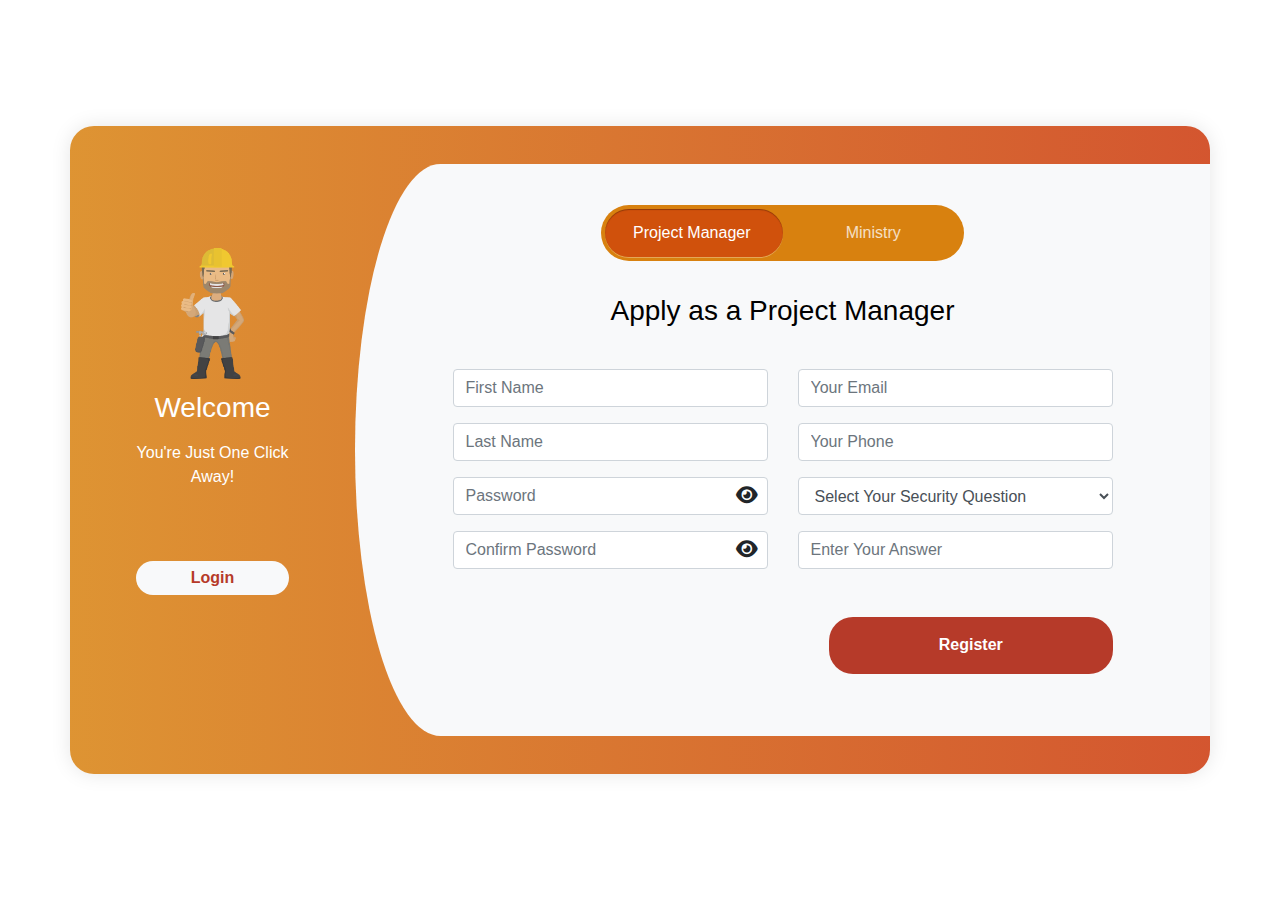
<file: Register.html>
<!DOCTYPE html>
<html lang="en">
<head>
    <meta charset="UTF-8">
    <meta http-equiv="X-UA-Compatible" content="IE=edge">
    <meta name="viewport" content="width=device-width, initial-scale=1.0">
    <title>Register</title>
    <style>
        body
    {
        margin: 0;
        padding: 0;
        background: url('http://localhost/eGatividhi/assets/img/hero-carousel/hero-carousel-2.jpg') no-repeat center center fixed; /* Replace 'background-image.jpg' with your image path */
        background-size: cover; 
        height: 100vh;
        display: flex;
        justify-content: center;
        align-items: center;
    }
    .register{
        width: 400px;
        background: linear-gradient(to right, rgba(216, 129, 15, 0.85), rgba(204, 56, 11, 0.85));
        border-radius: 1.5rem;
        padding: 3%;
        box-shadow: 0 0 20px rgba(0, 0, 0, 0.1);
        text-align: center;
    }
    .register-left{
        text-align: center;
        color: #fff;
        margin-top: 4%;
    }
    .register-left input{
        border: none;
        border-radius: 1.5rem;
        padding: 2%;
        width: 60%;
        background: #f8f9fa;
        font-weight: bold;
        color: #b63a29;
        margin-top: 10%;
        margin-bottom: 3%;
        cursor: pointer;
    }
    .register-right{
        background: #f8f9fa;
        border-top-left-radius: 10% 50%;
        border-bottom-left-radius: 10% 50%;
    }
    .register-left img{
        margin-top: 15%;
        margin-bottom: 5%;
        width: 25%;
        -webkit-animation: mover 2s infinite  alternate;
        animation: mover 1s infinite  alternate;
    }
    @-webkit-keyframes mover {
        0% { transform: translateY(0); }
        100% { transform: translateY(-20px); }
    }
    @keyframes mover {
        0% { transform: translateY(0); }
        100% { transform: translateY(-20px); }
    }
    .register-left p{
        font-weight: lighter;
        padding: 12%;
        margin-top: -9%;
    }
    .register .register-form{
        padding: 10%;
        margin-top: 10%;
    }
    .btnRegister{
        float: right;
        margin-top: 10%;
        border: none;
        border-radius: 1.5rem;
        padding: 2%;
        background: #b63a29;
        color: #fff;
        font-weight: 600;
        width: 90%;
        height: 20%;
        cursor: pointer;
    }

.btnRegister:hover {
    background: #a12c0a;
}
    .register .nav-tabs{
        margin-top: 23%;
        border: none;
        background: #b63a29;
        border-radius: 1.5rem;
        width: 28%;
        float: right;
    }
    .register .nav-tabs .nav-link{
        padding: 2%; 
        width: auto; 
        min-width: 120px;
        height: 40px; 
        font-size: 14px; 
        font-weight: 600;
        color: #fff;
        border-top-right-radius: 1.5rem;
        border-bottom-right-radius: 1.5rem;
        text-align: center; 
        white-space: normal;
    }
    .register .nav-tabs .nav-link:hover{
        border: none;
    }
    .register .nav-tabs .nav-link.active{
        width: auto;
        color: #b63a29;
        border: 2px solid #b63a29;
        border-top-left-radius: 1.5rem;
        border-bottom-left-radius: 1.5rem;
    }
    .register-heading{
        text-align: center;
        margin-top: 4%;
        margin-bottom: -15%;
        color: #000000;
    }
    .position-relative {
        position: relative;
    }
    
    .toggle-password {
        position: absolute;
        top: 50%;
        right: 10px;
        transform: translateY(-50%);
        cursor: pointer;
        font-size: 1.2rem;
    }
    .form-container {
            display: none;
        }
        .form-container.active {
            display: block;
        }
        .switch {
            --_switch-bg-clr: #d8810f;
            --_switch-padding: 4px;
            --_slider-bg-clr: rgba(204, 56, 11, 0.65);
            --_slider-bg-clr-on: rgba(204, 56, 11, 1);
            --_slider-txt-clr: #ffffff;
            --_label-padding: 1rem 2rem;
            --_switch-easing: cubic-bezier(0.47, 1.64, 0.41, 0.8);
            color: white;
            width: fit-content;
            display: flex;
            justify-content: center;
            position: relative;
            border-radius: 9999px;
            cursor: pointer;
            display: grid;
            grid-template-columns: repeat(2, minmax(0, 1fr));
            position: relative;
            isolation: isolate;
            margin: 0 auto 20px auto;
            margin-top: 5%;
        }
        .switch input[type="checkbox"] {
            position: absolute;
            width: 1px;
            height: 1px;
            padding: 0;
            margin: -1px;
            overflow: hidden;
            clip: rect(0, 0, 0, 0);
            white-space: nowrap;
            border-width: 0;
        }
        .switch > span {
            display: grid;
            place-content: center;
            transition: opacity 300ms ease-in-out 150ms;
            padding: var(--_label-padding);
        }
        .switch::before,
        .switch::after {
            content: "";
            position: absolute;
            border-radius: inherit;
            transition: inset 150ms ease-in-out;
        }
        .switch::before {
            background-color: var(--_slider-bg-clr);
            inset: var(--_switch-padding) 50% var(--_switch-padding) var(--_switch-padding);
            transition: inset 500ms var(--_switch-easing), background-color 500ms ease-in-out;
            z-index: -1;
            box-shadow: inset 0 1px 1px rgba(0, 0, 0, 0.3), 0 1px rgba(255, 255, 255, 0.3);
        }
        .switch::after {
            background-color: var(--_switch-bg-clr);
            inset: 0;
            z-index: -2;
        }
        .switch:focus-within::after {
            inset: -0.25rem;
        }
        .switch:has(input:checked):hover > span:first-of-type,
        .switch:has(input:not(:checked)):hover > span:last-of-type {
            opacity: 1;
            transition-delay: 0ms;
            transition-duration: 100ms;
        }
        .switch:has(input:checked):hover::before {
            inset: var(--_switch-padding) var(--_switch-padding) var(--_switch-padding) 45%;
        }
        .switch:has(input:not(:checked)):hover::before {
            inset: var(--_switch-padding) 45% var(--_switch-padding) var(--_switch-padding);
        }
        .switch:has(input:checked)::before {
            background-color: var(--_slider-bg-clr-on);
            inset: var(--_switch-padding) var(--_switch-padding) var(--_switch-padding) 50%;
        }
        .switch > span:last-of-type,
        .switch > input:checked + span:first-of-type {
            opacity: 0.75;
        }
        .switch > input:checked ~ span:last-of-type {
            opacity: 1;
        }

    </style>
    <link rel="stylesheet" href="https://cdnjs.cloudflare.com/ajax/libs/twitter-bootstrap/4.3.1/css/bootstrap.min.css">
    <link rel="stylesheet" href="https://cdnjs.cloudflare.com/ajax/libs/font-awesome/6.0.0-beta3/css/all.min.css">
    <script src="https://cdnjs.cloudflare.com/ajax/libs/jquery/3.2.1/jquery.min.js"></script>
    <script src="https://cdnjs.cloudflare.com/ajax/libs/popper.js/1.12.9/umd/popper.min.js"></script>
    <script src="https://cdnjs.cloudflare.com/ajax/libs/twitter-bootstrap/4.3.1/js/bootstrap.min.js"></script>
</head>
<body>
<div class="container register">
    <div class="row">
        <div class="col-md-3 register-left">
            <img src="worker.png" alt=""/>
            <h3>Welcome</h3>
            <p>You're Just One Click Away!</p>
            <input type="submit" name="Login" id="Login" value="Login" onclick="redirectToLogin()" /><br/>
        </div>

        <div class="col-md-9 register-right">
           
            <label class="switch" for="toggle">
                <input type="checkbox" id="toggle" onchange="toggleForm(this.checked ? 'ministry' : 'projectManager')" />
                <span>Project Manager</span>
                <span>Ministry</span>
            </label>
            
            <div class="tab-content" id="myTabContent">


                <div id="projectManagerForm" class="form-container active">
                <form action="register.php" method="POST" >
                    <input type="hidden" name="table" value="Project_Manager" />
                    <div class="tab-pane fade show active" id="home" role="tabpanel" aria-labelledby="home-tab">
                        <h3 class="register-heading">Apply as a Project Manager</h3>
                        <div class="row register-form">
                            <div class="col-md-6">
                                <div class="form-group">
                                    <input type="text" class="form-control" name="first_name" placeholder="First Name " value="" required/>
                                </div>
                                <div class="form-group">
                                    <input type="text" class="form-control" name="last_name" placeholder="Last Name " value="" />
                                </div>
                                <div class="form-group position-relative">
                                    <input type="password" class="form-control password-field" name="password" id="password" placeholder="Password " value="" required/>
                                    <span class="toggle-password" onclick="togglePassword(this)">
                                        <i class="fas fa-eye"></i>
                                    </span>
                                </div>
                                <div class="form-group position-relative">
                                    <input type="password" class="form-control password-field" name="confirm_password" id="confirm_password" placeholder="Confirm Password " value="" required/>
                                    <span class="toggle-password" onclick="togglePassword(this)">
                                        <i class="fas fa-eye"></i>
                                    </span>
                                </div>
                            </div>

                            <div class="col-md-6">
                                <div class="form-group">
                                    <input type="email" class="form-control" name="email" placeholder="Your Email " value="" required/>
                                </div>
                                <div class="form-group">
                                    <input type="text" minlength="10" maxlength="10" name="phone" class="form-control" placeholder="Your Phone " value="" required/>
                                </div>
                                <div class="form-group">
                                    <select class="form-control" name="security_question" required>
                                        <option class="hidden" selected disabled>Select Your Security Question</option>
                                        <option>What is your Birthdate?</option>
                                        <option>What is Your old Phone Number?</option>
                                        <option>What is your Pet Name?</option>
                                    </select>
                                </div>
                                    <div class="form-group">
                                        <input type="text" class="form-control" name="security_answer" placeholder="Enter Your Answer " value="" required/>
                                    </div>
                                    <input type="submit" id="submit" class="btnRegister" value="Register"/>
                            </div>
                        </div>
                    </div>
                </form>
            </div>



            <div id="ministryForm" class="form-container"> 
                <form action="register.php" method="POST" >
                    <input type="hidden" name="table" value="Ministry" />
                    <div class="tab-pane fade show" id="profile" role="tabpanel" aria-labelledby="profile-tab">
                        <h3 class="register-heading">Apply as a Ministry</h3>
                        <div class="row register-form">
                            <div class="col-md-6">
                                <div class="form-group">
                                    <input type="text" class="form-control" name="first_name" placeholder="First Name " value="" required/>
                                </div>
                                <div class="form-group">
                                    <input type="text" class="form-control" name="last_name" placeholder="Last Name " value="" />
                                </div>
                                <div class="form-group">
                                    <input type="email" class="form-control" name="email" placeholder="Email " value="" required/>
                                </div>
                                <div class="form-group">
                                    <input type="text" maxlength="10" minlength="10" class="form-control" name="phone" placeholder="Phone " value="" required/>
                                </div>
                            </div>
                            <div class="col-md-6">
                                <div class="form-group position-relative">
                                    <input type="password" class="form-control password-field" name="password" id="password" placeholder="Password " value="" required/>
                                        <span class="toggle-password" onclick="togglePassword(this)">
                                            <i class="fas fa-eye"></i>
                                        </span>
                                </div>
                                <div class="form-group position-relative">
                                    <input type="password" class="form-control password-field" name="confirm_password" id="confirm_password" placeholder="Confirm Password " value="" required/>
                                        <span class="toggle-password" onclick="togglePassword(this)">
                                            <i class="fas fa-eye"></i>
                                        </span>
                                </div>
                                <div class="form-group">
                                    <select class="form-control" name="security_question" required>
                                        <option class="hidden" selected disabled>Select Your Security Question</option>
                                        <option>What is your Birthdate?</option>
                                        <option>What is Your old Phone Number?</option>
                                        <option>What is your Pet Name?</option>
                                    </select>
                                </div>
                                <div class="form-group">
                                    <input type="text" class="form-control" name="security_answer" placeholder="Enter Your Answer " value="" required/>
                                </div>
                                <input type="submit" class="btnRegister" value="Register"/>
                            </div>
                        </div>
                    </div>
                </form>
            </div>
            </div>
        </div>
    </div>
</div>
 

<script>

function redirectToLogin() {
    window.location.href = 'login.html';
}


    function togglePassword(element) {
        const passwordField = element.previousElementSibling;
        const icon = element.querySelector('i');
        const type = passwordField.type === "password" ? "text" : "password";
        passwordField.type = type;
        icon.className = type === "password" ? "fas fa-eye" : "fas fa-eye-slash";
    }

    function toggleForm(type) {
            document.getElementById('projectManagerForm').classList.remove('active');
            document.getElementById('ministryForm').classList.remove('active');
            document.getElementById(type + 'Form').classList.add('active');
            document.getElementById('switch-project').classList.remove('active');
            document.getElementById('switch-ministry').classList.remove('active');
            document.getElementById('switch-' + type.toLowerCase()).classList.add('active');
    }

    function validatePasswords(formId) {
    const form = document.getElementById(formId);
    const password = form.querySelector('input[name="password"]');
    const confirmPassword = form.querySelector('input[name="confirm_password"]');
    const errorMessage = document.createElement('div'); // Create error message element

    // Insert error message after the confirm password field
    confirmPassword.parentNode.appendChild(errorMessage);

    confirmPassword.addEventListener('input', () => {
        if (password.value !== confirmPassword.value) {
            confirmPassword.setCustomValidity("Passwords do not match.");
            errorMessage.textContent = "Passwords do not match."; // Show error message
            errorMessage.style.color = 'red'; // Optional: add styling for error
        } else {
            confirmPassword.setCustomValidity(""); // Clear error message
            errorMessage.textContent = ''; // Remove the error message
        }
    });

    form.addEventListener('submit', (event) => {
        if (password.value !== confirmPassword.value) {
            event.preventDefault();
            errorMessage.textContent = "Passwords do not match! Please correct them before submitting.";
            errorMessage.style.color = 'red'; // Optional: style for the alert message
        }
    });
}


    // Initialize the forms with validation
    document.addEventListener('DOMContentLoaded', () => {
        validatePasswords('projectManagerForm');
        validatePasswords('ministryForm');
    });


</script>
</body>
</html>
</file>
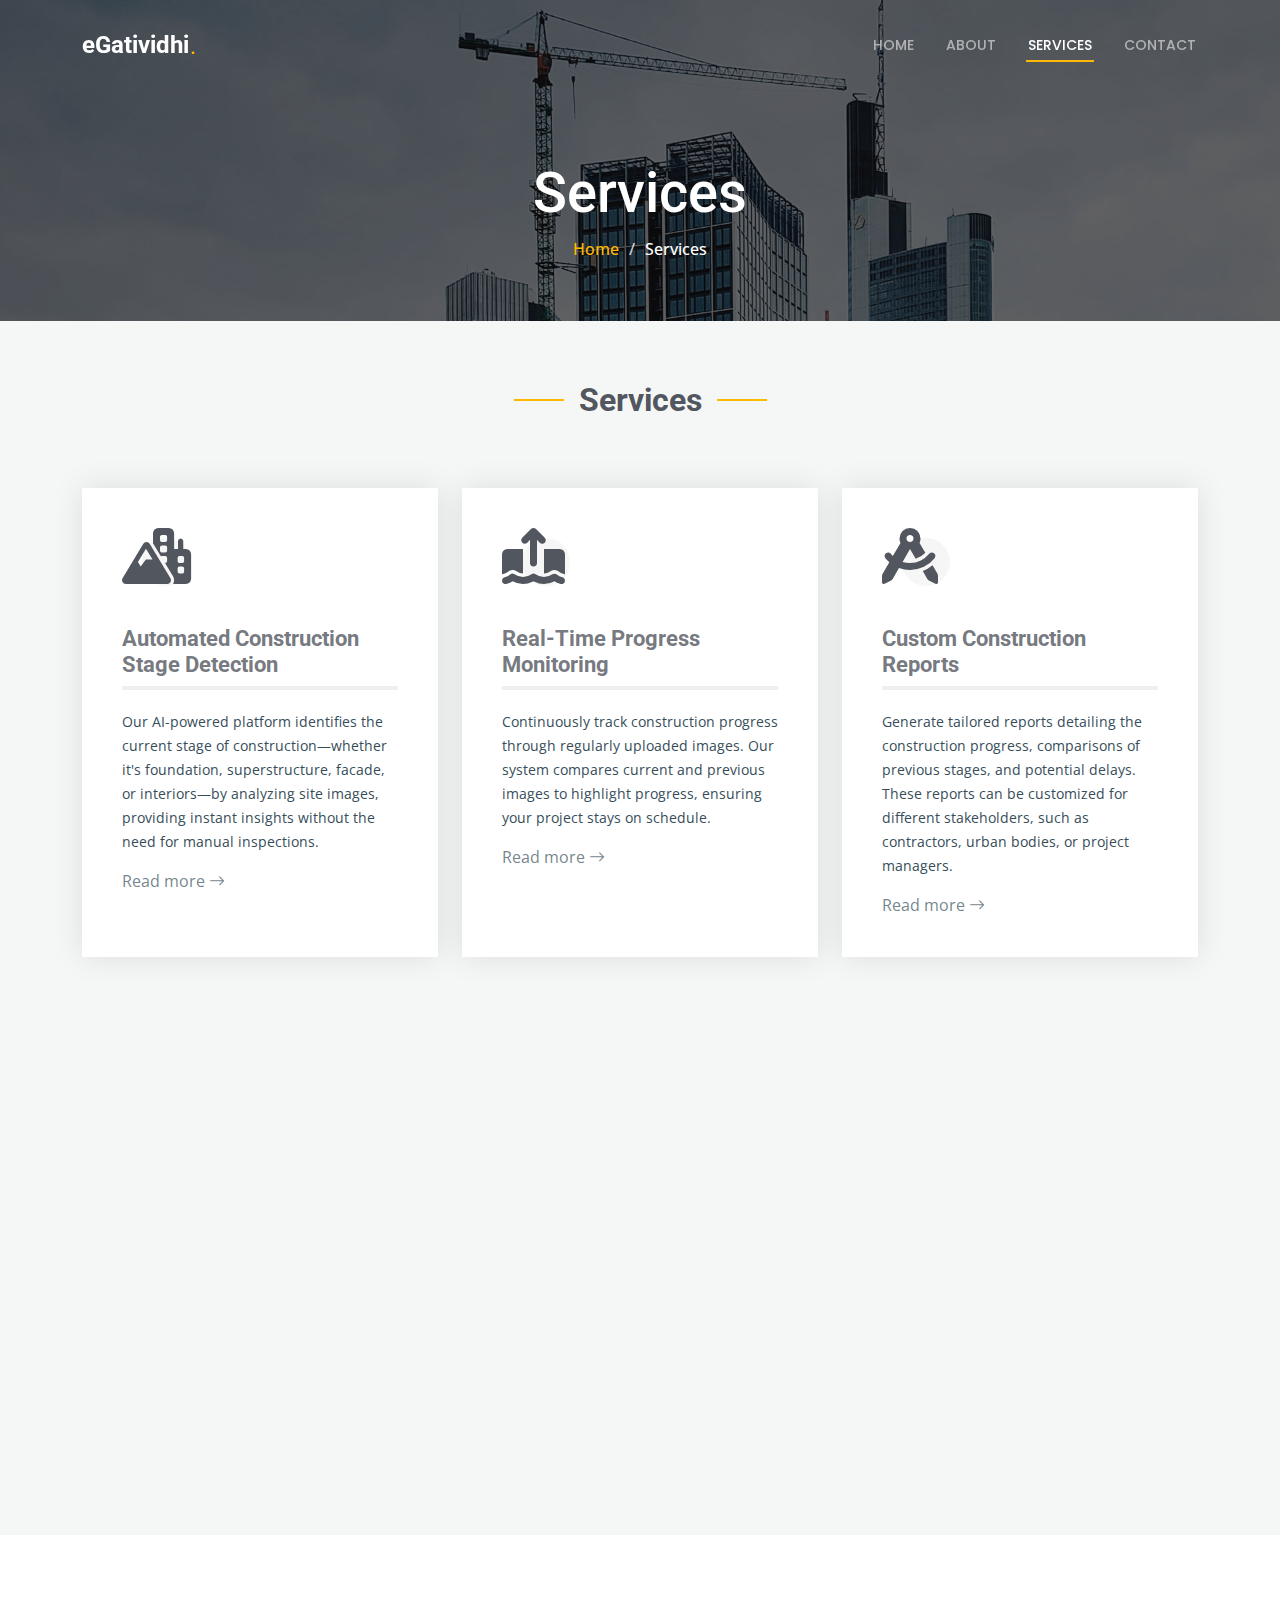
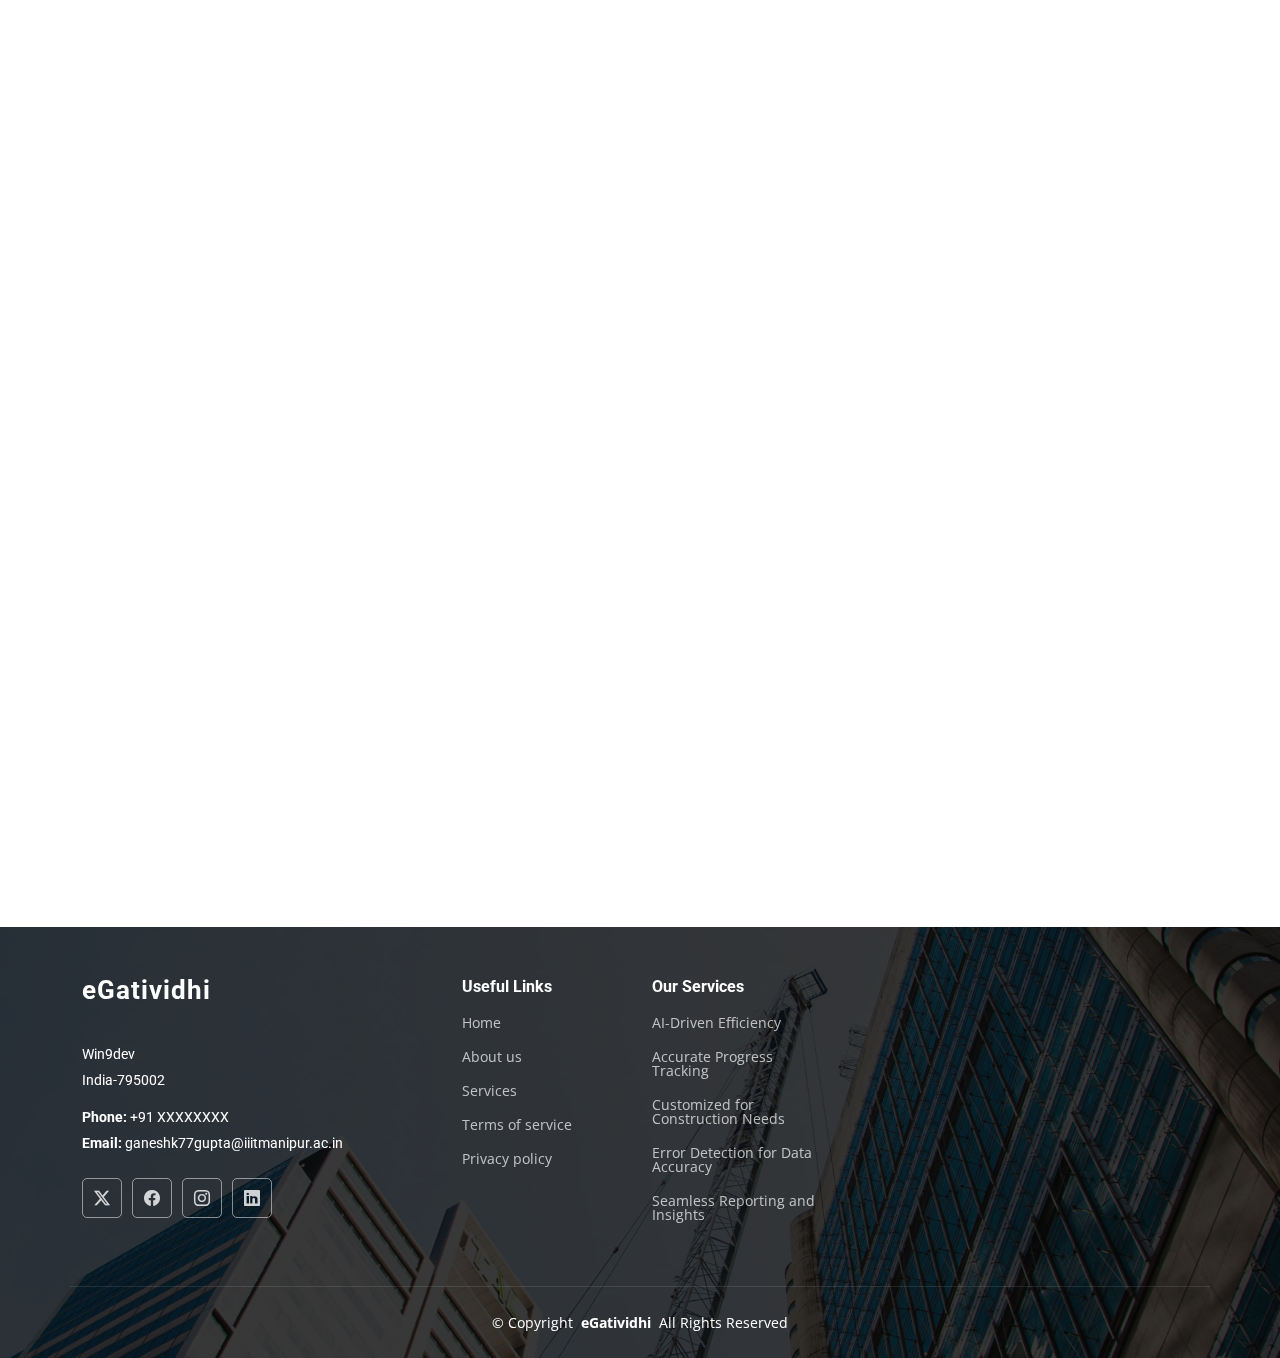
<file: services.html>
<!DOCTYPE html>
<html lang="en">

<head>
  <meta charset="utf-8">
  <meta content="width=device-width, initial-scale=1.0" name="viewport">
  <title>Services - eGatividhi Bootstrap Template</title>
  <meta name="description" content="">
  <meta name="keywords" content="">

  <!-- Favicons -->
  <link href="assets/img/favicon.png" rel="icon">
  <link href="assets/img/apple-touch-icon.png" rel="apple-touch-icon">

  <!-- Fonts -->
  <link href="https://fonts.googleapis.com" rel="preconnect">
  <link href="https://fonts.gstatic.com" rel="preconnect" crossorigin>
  <link href="https://fonts.googleapis.com/css2?family=Roboto:ital,wght@0,100;0,300;0,400;0,500;0,700;0,900;1,100;1,300;1,400;1,500;1,700;1,900&family=Open+Sans:ital,wght@0,300;0,400;0,500;0,600;0,700;0,800;1,300;1,400;1,500;1,600;1,700;1,800&family=Poppins:ital,wght@0,100;0,200;0,300;0,400;0,500;0,600;0,700;0,800;0,900;1,100;1,200;1,300;1,400;1,500;1,600;1,700;1,800;1,900&display=swap" rel="stylesheet">

  <!-- Vendor CSS Files -->
  <link href="assets/vendor/bootstrap/css/bootstrap.min.css" rel="stylesheet">
  <link href="assets/vendor/bootstrap-icons/bootstrap-icons.css" rel="stylesheet">
  <link href="assets/vendor/aos/aos.css" rel="stylesheet">
  <link href="assets/vendor/fontawesome-free/css/all.min.css" rel="stylesheet">
  <link href="assets/vendor/glightbox/css/glightbox.min.css" rel="stylesheet">
  <link href="assets/vendor/swiper/swiper-bundle.min.css" rel="stylesheet">

  <!-- Main CSS File -->
  <link href="assets/css/main.css" rel="stylesheet">

 
</head>

<body class="services-page">

  <header id="header" class="header d-flex align-items-center fixed-top">
    <div class="container-fluid container-xl position-relative d-flex align-items-center justify-content-between">

      <a href="index.html" class="logo d-flex align-items-center">
        <!-- Uncomment the line below if you also wish to use an image logo -->
        <!-- <img src="assets/img/logo.png" alt=""> -->
        <h1 class="sitename">eGatividhi</h1> <span>.</span>
      </a>

      <nav id="navmenu" class="navmenu">
        <ul>
          <li><a href="index.html">Home</a></li>
          <li><a href="about.html">About</a></li>
          <li><a href="services.html" class="active">Services</a></li>
          <li><a href="contact.html">Contact</a></li>
        </ul>
        <i class="mobile-nav-toggle d-xl-none bi bi-list"></i>
      </nav>

    </div>
  </header>

  <main class="main">

    <!-- Page Title -->
    <div class="page-title dark-background" style="background-image: url(assets/img/page-title-bg.jpg);">
      <div class="container position-relative">
        <h1>Services</h1>
        <nav class="breadcrumbs">
          <ol>
            <li><a href="index.html">Home</a></li>
            <li class="current">Services</li>
          </ol>
        </nav>
      </div>
    </div><!-- End Page Title -->


    <!-- Services Section -->
    <section id="services" class="services section light-background">

      <!-- Section Title -->
      <div class="container section-title" data-aos="fade-up">
        <h2>Services</h2>
      </div><!-- End Section Title -->

      <div class="container">

        <div class="row gy-4">

          <div class="col-lg-4 col-md-6" data-aos="fade-up" data-aos-delay="100">
            <div class="service-item  position-relative">
              <div class="icon">
                <i class="fa-solid fa-mountain-city"></i>
              </div>
              <h3>Automated Construction Stage Detection</h3>
              <p>Our AI-powered platform identifies the current stage of construction—whether it's foundation, superstructure, facade, or interiors—by analyzing site images, providing instant insights without the need for manual inspections.</p>
              <a href="#" class="readmore stretched-link">Read more <i class="bi bi-arrow-right"></i></a>
            </div>
          </div><!-- End Service Item -->

          <div class="col-lg-4 col-md-6" data-aos="fade-up" data-aos-delay="200">
            <div class="service-item position-relative">
              <div class="icon">
                <i class="fa-solid fa-arrow-up-from-ground-water"></i>
              </div>
              <h3>Real-Time Progress Monitoring</h3>
              <p>Continuously track construction progress through regularly uploaded images. Our system compares current and previous images to highlight progress, ensuring your project stays on schedule.</p>
              <a href="#" class="readmore stretched-link">Read more <i class="bi bi-arrow-right"></i></a>
            </div>
          </div><!-- End Service Item -->

          <div class="col-lg-4 col-md-6" data-aos="fade-up" data-aos-delay="300">
            <div class="service-item position-relative">
              <div class="icon">
                <i class="fa-solid fa-compass-drafting"></i>
              </div>
              <h3>Custom Construction Reports</h3>
              <p>Generate tailored reports detailing the construction progress, comparisons of previous stages, and potential delays. These reports can be customized for different stakeholders, such as contractors, urban bodies, or project managers.</p>
              <a href="#" class="readmore stretched-link">Read more <i class="bi bi-arrow-right"></i></a>
            </div>
          </div><!-- End Service Item -->

          <div class="col-lg-4 col-md-6" data-aos="fade-up" data-aos-delay="400">
            <div class="service-item position-relative">
              <div class="icon">
                <i class="fa-solid fa-trowel-bricks"></i>
              </div>
              <h3>Error Detection and Quality Assurance</h3>
              <p>Our software flags inconsistencies between the uploaded images and the selected construction stage, ensuring accuracy in monitoring and preventing data mismatches.</p>
              <a href="#" class="readmore stretched-link">Read more <i class="bi bi-arrow-right"></i></a>
            </div>
          </div><!-- End Service Item -->

          <div class="col-lg-4 col-md-6" data-aos="fade-up" data-aos-delay="500">
            <div class="service-item position-relative">
              <div class="icon">
                <i class="fa-solid fa-helmet-safety"></i>
              </div>
              <h3>AI-Driven Insights for Decision Making</h3>
              <p>Get actionable insights based on machine learning algorithms tailored to construction activities. Use these insights to make informed decisions, plan next steps, and maintain construction timelines.</p>
              <a href="#" class="readmore stretched-link">Read more <i class="bi bi-arrow-right"></i></a>
            </div>
          </div><!-- End Service Item -->

          <div class="col-lg-4 col-md-6" data-aos="fade-up" data-aos-delay="600">
            <div class="service-item position-relative">
              <div class="icon">
                <i class="fa-solid fa-arrow-up-from-ground-water"></i>
              </div>
              <h3>Predictive Analytics for Project Timelines</h3>
              <p>Our platform not only monitors current progress but also uses historical data and AI algorithms to predict future construction milestones. By analyzing patterns and trends, we provide estimated completion dates and identify potential delays, helping you plan and allocate resources more effectively.</p>
              <a href="#" class="readmore stretched-link">Read more <i class="bi bi-arrow-right"></i></a>
            </div>
          </div><!-- End Service Item -->

        </div>

      </div>

    </section><!-- /Services Section -->

    <!-- Alt Services Section -->
    <section id="alt-services" class="alt-services section">

      <div class="container">

        <div class="row justify-content-around gy-4">
          <div class="features-image col-lg-6" data-aos="fade-up" data-aos-delay="100"><img src="assets/img/alt-services.jpg" alt=""></div>

          <div class="col-lg-5 d-flex flex-column justify-content-center" data-aos="fade-up" data-aos-delay="200">
            <h3>Why Us ?</h3>
            <p>we specialize in providing innovative and efficient solutions for monitoring construction projects. Our platform is designed to simplify progress tracking, enhance accuracy, and save you time and resources. Here's why we're the best choice for your project:</p>

            <div class="icon-box d-flex position-relative" data-aos="fade-up" data-aos-delay="300">
              <i class="bi bi-easel flex-shrink-0"></i>
              <div>
                <h4><a href="" class="stretched-link">AI-Powered Automation</a></h4>
                <p>Our advanced machine learning algorithms automate the process of monitoring construction, offering real-time insights and eliminating the need for frequent site visits</p>
              </div>
            </div><!-- End Icon Box -->

            <div class="icon-box d-flex position-relative" data-aos="fade-up" data-aos-delay="400">
              <i class="bi bi-patch-check flex-shrink-0"></i>
              <div>
                <h4><a href="" class="stretched-link">Error Detection for Data Accuracy</a></h4>
                <p>Our system detects discrepancies in uploaded images and selected construction stages, ensuring reliable and accurate monitoring, which leads to better decision-making</p>
              </div>
            </div><!-- End Icon Box -->

            <div class="icon-box d-flex position-relative" data-aos="fade-up" data-aos-delay="500">
              <i class="bi bi-brightness-high flex-shrink-0"></i>
              <div>
                <h4><a href="" class="stretched-link">Accurate Stage Identification</a></h4>
                <p>We provide precise identification of construction stages, ensuring that you have up-to-date information on the progress of your building projects</p>
              </div>
            </div><!-- End Icon Box -->

            <div class="icon-box d-flex position-relative" data-aos="fade-up" data-aos-delay="600">
              <i class="bi bi-brightness-high flex-shrink-0"></i>
              <div>
                <h4><a href="" class="stretched-link">Customizable Reports and Insights</a></h4>
                <p>Generate detailed reports tailored to your specific project needs, helping you stay informed and in control at every phase of construction.</p>
              </div>
            </div><!-- End Icon Box -->

          </div>
        </div>

      </div>

    </section><!-- /Alt Services Section -->


  <footer id="footer" class="footer dark-background">

    <div class="container footer-top">
      <div class="row gy-4">
        <div class="col-lg-4 col-md-6 footer-about">
          <a href="index.html" class="logo d-flex align-items-center">
            <span class="sitename">eGatividhi</span>
          </a>
          <div class="footer-contact pt-3">
            <p>Win9dev</p>
            <p>India-795002</p>
            <p class="mt-3"><strong>Phone:</strong> <span>+91 XXXXXXXX</span></p>
            <p><strong>Email:</strong> <span>ganeshk77gupta@iiitmanipur.ac.in</span></p>
          </div>
          <div class="social-links d-flex mt-4">
            <a href=""><i class="bi bi-twitter-x"></i></a>
            <a href=""><i class="bi bi-facebook"></i></a>
            <a href=""><i class="bi bi-instagram"></i></a>
            <a href="https://www.linkedin.com/in/gan3xh/"><i class="bi bi-linkedin"></i></a>
          </div>
        </div>

        <div class="col-lg-2 col-md-3 footer-links">
          <h4>Useful Links</h4>
          <ul>
            <li><a href="#">Home</a></li>
            <li><a href="#">About us</a></li>
            <li><a href="#">Services</a></li>
            <li><a href="#">Terms of service</a></li>
            <li><a href="#">Privacy policy</a></li>
          </ul>
        </div>

        <div class="col-lg-2 col-md-3 footer-links">
          <h4>Our Services</h4>
          <ul>
            <li><a href="#">AI-Driven Efficiency</a></li>
            <li><a href="#">Accurate Progress Tracking</a></li>
            <li><a href="#">Customized for Construction Needs</a></li>
            <li><a href="#">Error Detection for Data Accuracy</a></li>
            <li><a href="#">Seamless Reporting and Insights</a></li>
          </ul>
        </div>


      </div>
    </div>

    <div class="container copyright text-center mt-4">
      <p>© <span>Copyright</span> <strong class="px-1 sitename">eGatividhi</strong> <span>All Rights Reserved</span></p>
    </div>

  </footer>

  <!-- Scroll Top -->
  <a href="#" id="scroll-top" class="scroll-top d-flex align-items-center justify-content-center"><i class="bi bi-arrow-up-short"></i></a>

  <!-- Preloader -->
  <div id="preloader"></div>

  <!-- Vendor JS Files -->
  <script src="assets/vendor/bootstrap/js/bootstrap.bundle.min.js"></script>
  <script src="assets/vendor/php-email-form/validate.js"></script>
  <script src="assets/vendor/aos/aos.js"></script>
  <script src="assets/vendor/glightbox/js/glightbox.min.js"></script>
  <script src="assets/vendor/imagesloaded/imagesloaded.pkgd.min.js"></script>
  <script src="assets/vendor/isotope-layout/isotope.pkgd.min.js"></script>
  <script src="assets/vendor/swiper/swiper-bundle.min.js"></script>
  <script src="assets/vendor/purecounter/purecounter_vanilla.js"></script>

  <!-- Main JS File -->
  <script src="assets/js/main.js"></script>

</body>

</html>
</file>
<file: assets/css/main.css>
/* Fonts */
:root {
  --default-font: "Open Sans",  system-ui, -apple-system, "Segoe UI", Roboto, "Helvetica Neue", Arial, "Noto Sans", "Liberation Sans", sans-serif, "Apple Color Emoji", "Segoe UI Emoji", "Segoe UI Symbol", "Noto Color Emoji";
  --heading-font: "Roboto",  sans-serif;
  --nav-font: "Poppins",  sans-serif;
}

/* Global Colors - The following color variables are used throughout the website. Updating them here will change the color scheme of the entire website */
:root { 
  --background-color: #ffffff; /* Background color for the entire website, including individual sections */
  --default-color: #364d59; /* Default color used for the majority of the text content across the entire website */
  --heading-color: #52565e; /* Color for headings, subheadings and title throughout the website */
  --accent-color: #feb900; /* Accent color that represents your brand on the website. It's used for buttons, links, and other elements that need to stand out */
  --surface-color: #ffffff; /* The surface color is used as a background of boxed elements within sections, such as cards, icon boxes, or other elements that require a visual separation from the global background. */
  --contrast-color: #ffffff; /* Contrast color for text, ensuring readability against backgrounds of accent, heading, or default colors. */
}

/* Nav Menu Colors - The following color variables are used specifically for the navigation menu. They are separate from the global colors to allow for more customization options */
:root {
  --nav-color: rgba(255, 255, 255, 0.55);  /* The default color of the main navmenu links */
  --nav-hover-color: #ffffff; /* Applied to main navmenu links when they are hovered over or active */
  --nav-mobile-background-color: #ffffff; /* Used as the background color for mobile navigation menu */
  --nav-dropdown-background-color: #ffffff; /* Used as the background color for dropdown items that appear when hovering over primary navigation items */
  --nav-dropdown-color: #212529; /* Used for navigation links of the dropdown items in the navigation menu. */
  --nav-dropdown-hover-color: #feb900; /* Similar to --nav-hover-color, this color is applied to dropdown navigation links when they are hovered over. */
}

/* Color Presets - These classes override global colors when applied to any section or element, providing reuse of the sam color scheme. */

.light-background {
  --background-color: #f4f7f6;
  --surface-color: #ffffff;
}

.dark-background {
  --background-color: #060606;
  --default-color: #ffffff;
  --heading-color: #ffffff;
  --surface-color: #252525;
  --contrast-color: #ffffff;
}

/* Smooth scroll */
:root {
  scroll-behavior: smooth;
}

/*--------------------------------------------------------------
# General Styling & Shared Classes
--------------------------------------------------------------*/
body {
  color: var(--default-color);
  background-color: var(--background-color);
  font-family: var(--default-font);
}

a {
  color: var(--accent-color);
  text-decoration: none;
  transition: 0.3s;
}

a:hover {
  color: color-mix(in srgb, var(--accent-color), transparent 25%);
  text-decoration: none;
}

h1,
h2,
h3,
h4,
h5,
h6 {
  color: var(--heading-color);
  font-family: var(--heading-font);
}

/* PHP Email Form Messages
------------------------------*/
.php-email-form .error-message {
  display: none;
  background: #df1529;
  color: #ffffff;
  text-align: left;
  padding: 15px;
  margin-bottom: 24px;
  font-weight: 600;
}

.php-email-form .sent-message {
  display: none;
  color: #ffffff;
  background: #059652;
  text-align: center;
  padding: 15px;
  margin-bottom: 24px;
  font-weight: 600;
}

.php-email-form .loading {
  display: none;
  background: var(--surface-color);
  text-align: center;
  padding: 15px;
  margin-bottom: 24px;
}

.php-email-form .loading:before {
  content: "";
  display: inline-block;
  border-radius: 50%;
  width: 24px;
  height: 24px;
  margin: 0 10px -6px 0;
  border: 3px solid var(--accent-color);
  border-top-color: var(--surface-color);
  animation: php-email-form-loading 1s linear infinite;
}

@keyframes php-email-form-loading {
  0% {
    transform: rotate(0deg);
  }

  100% {
    transform: rotate(360deg);
  }
}

/*--------------------------------------------------------------
# Global Header
--------------------------------------------------------------*/
.header {
  --background-color: rgba(255, 255, 255, 0);
  --default-color: #ffffff;
  --heading-color: #ffffff;
  color: var(--default-color);
  background-color: var(--background-color);
  padding: 20px 0;
  transition: all 0.5s;
  z-index: 997;
}

.header .logo img {
  max-height: 32px;
  margin-right: 8px;
}

.header .logo h1 {
  font-size: 24px;
  margin: 0;
  font-weight: 700;
  color: var(--heading-color);
}

.header .logo span {
  font-size: 24px;
  padding-left: 1px;
  font-family: var(--heading-font);
  color: var(--color-primary);
}

.scrolled .header {
  box-shadow: 0px 0 18px rgba(0, 0, 0, 0.1);
}

/* Global Header on Scroll
------------------------------*/
.scrolled .header {
  --background-color: rgba(255, 255, 255, 0.95);
  --heading-color: #3c3c3c;
  --nav-color: #3c3c3c;
  --nav-hover-color: #3c3c3c;
}

/*--------------------------------------------------------------
# Navigation Menu
--------------------------------------------------------------*/
/* Desktop Navigation */
@media (min-width: 1200px) {
  .navmenu {
    padding: 0;
  }

  .navmenu ul {
    margin: 0;
    padding: 0;
    display: flex;
    list-style: none;
    align-items: center;
  }

  .navmenu li {
    position: relative;
  }

  .navmenu>ul>li {
    white-space: nowrap;
    padding: 15px 14px;
  }

  .navmenu>ul>li:last-child {
    padding-right: 0;
  }

  .navmenu a,
  .navmenu a:focus {
    color: var(--nav-color);
    font-size: 14px;
    padding: 0 2px;
    font-family: var(--nav-font);
    font-weight: 500;
    display: flex;
    align-items: center;
    justify-content: space-between;
    white-space: nowrap;
    transition: 0.3s;
    position: relative;
    text-transform: uppercase;
  }

  .navmenu a i,
  .navmenu a:focus i {
    font-size: 12px;
    line-height: 0;
    margin-left: 5px;
    transition: 0.3s;
  }

  .navmenu>ul>li>a:before {
    content: "";
    position: absolute;
    height: 2px;
    bottom: -6px;
    left: 0;
    background-color: var(--accent-color);
    visibility: hidden;
    width: 0px;
    transition: all 0.3s ease-in-out 0s;
  }

  .navmenu a:hover:before,
  .navmenu li:hover>a:before,
  .navmenu .active:before {
    visibility: visible;
    width: 100%;
  }

  .navmenu li:hover>a,
  .navmenu .active,
  .navmenu .active:focus {
    color: var(--nav-hover-color);
  }

  .navmenu .dropdown ul {
    margin: 0;
    padding: 10px 0;
    background: var(--nav-dropdown-background-color);
    display: block;
    position: absolute;
    visibility: hidden;
    left: 14px;
    top: 130%;
    opacity: 0;
    transition: 0.3s;
    border-radius: 4px;
    z-index: 99;
    box-shadow: 0px 0px 30px rgba(0, 0, 0, 0.1);
  }

  .navmenu .dropdown ul li {
    min-width: 200px;
  }

  .navmenu .dropdown ul a {
    padding: 10px 20px;
    font-size: 15px;
    text-transform: none;
    font-weight: 400;
    color: var(--nav-dropdown-color);
  }

  .navmenu .dropdown ul a i {
    font-size: 12px;
  }

  .navmenu .dropdown ul a:hover,
  .navmenu .dropdown ul .active:hover,
  .navmenu .dropdown ul li:hover>a {
    color: var(--nav-dropdown-hover-color);
  }

  .navmenu .dropdown:hover>ul {
    opacity: 1;
    top: 100%;
    visibility: visible;
  }

  .navmenu .dropdown .dropdown ul {
    top: 0;
    left: -90%;
    visibility: hidden;
  }

  .navmenu .dropdown .dropdown:hover>ul {
    opacity: 1;
    top: 0;
    left: -100%;
    visibility: visible;
  }
}

/* Mobile Navigation */
@media (max-width: 1199px) {
  .mobile-nav-toggle {
    color: var(--nav-color);
    font-size: 28px;
    line-height: 0;
    margin-right: 10px;
    cursor: pointer;
    transition: color 0.3s;
  }

  .navmenu {
    padding: 0;
    z-index: 9997;
  }

  .navmenu ul {
    display: none;
    list-style: none;
    position: absolute;
    inset: 60px 20px 20px 20px;
    padding: 10px 0;
    margin: 0;
    border-radius: 6px;
    background-color: var(--nav-mobile-background-color);
    border: 1px solid color-mix(in srgb, var(--default-color), transparent 90%);
    box-shadow: none;
    overflow-y: auto;
    transition: 0.3s;
    z-index: 9998;
  }

  .navmenu a,
  .navmenu a:focus {
    color: var(--nav-dropdown-color);
    padding: 10px 20px;
    font-family: var(--nav-font);
    font-size: 17px;
    font-weight: 500;
    display: flex;
    align-items: center;
    justify-content: space-between;
    white-space: nowrap;
    transition: 0.3s;
  }

  .navmenu a i,
  .navmenu a:focus i {
    font-size: 12px;
    line-height: 0;
    margin-left: 5px;
    width: 30px;
    height: 30px;
    display: flex;
    align-items: center;
    justify-content: center;
    border-radius: 50%;
    transition: 0.3s;
    background-color: color-mix(in srgb, var(--accent-color), transparent 90%);
  }

  .navmenu a i:hover,
  .navmenu a:focus i:hover {
    background-color: var(--accent-color);
    color: var(--contrast-color);
  }

  .navmenu a:hover,
  .navmenu .active,
  .navmenu .active:focus {
    color: var(--nav-dropdown-hover-color);
  }

  .navmenu .active i,
  .navmenu .active:focus i {
    background-color: var(--accent-color);
    color: var(--contrast-color);
    transform: rotate(180deg);
  }

  .navmenu .dropdown ul {
    position: static;
    display: none;
    z-index: 99;
    padding: 10px 0;
    margin: 10px 20px;
    background-color: var(--nav-dropdown-background-color);
    transition: all 0.5s ease-in-out;
  }

  .navmenu .dropdown ul ul {
    background-color: rgba(33, 37, 41, 0.1);
  }

  .navmenu .dropdown>.dropdown-active {
    display: block;
    background-color: rgba(33, 37, 41, 0.03);
  }

  .mobile-nav-active {
    overflow: hidden;
  }

  .mobile-nav-active .mobile-nav-toggle {
    color: #fff;
    position: absolute;
    font-size: 32px;
    top: 15px;
    right: 15px;
    margin-right: 0;
    z-index: 9999;
  }

  .mobile-nav-active .navmenu {
    position: fixed;
    overflow: hidden;
    inset: 0;
    background: rgba(33, 37, 41, 0.8);
    transition: 0.3s;
  }

  .mobile-nav-active .navmenu>ul {
    display: block;
  }
}

/*--------------------------------------------------------------
# Global Footer
--------------------------------------------------------------*/
.footer {
  color: var(--default-color);
  background-color: var(--background-color);
  background: url("../img/footer-bg.jpg") top center no-repeat;
  background-size: cover;
  font-size: 14px;
  position: relative;
}

.footer .container {
  position: relative;
}

.footer:before {
  content: "";
  background: color-mix(in srgb, var(--background-color), transparent 20%);
  position: absolute;
  inset: 0;
}

.footer .footer-top {
  padding-top: 50px;
}

.footer .footer-about .logo {
  line-height: 1;
  margin-bottom: 25px;
}

.footer .footer-about .logo img {
  max-height: 40px;
  margin-right: 6px;
}

.footer .footer-about .logo span {
  color: var(--heading-color);
  font-family: var(--heading-font);
  font-size: 26px;
  font-weight: 700;
  letter-spacing: 1px;
}

.footer .footer-about p {
  font-size: 14px;
  font-family: var(--heading-font);
}

.footer .social-links a {
  display: flex;
  align-items: center;
  justify-content: center;
  width: 40px;
  height: 40px;
  border-radius: 5px;
  border: 1px solid color-mix(in srgb, var(--default-color), transparent 50%);
  font-size: 16px;
  color: color-mix(in srgb, var(--default-color), transparent 20%);
  margin-right: 10px;
  transition: 0.3s;
}

.footer .social-links a:hover {
  color: var(--accent-color);
  border-color: var(--accent-color);
}

.footer h4 {
  font-size: 16px;
  font-weight: bold;
  position: relative;
  padding-bottom: 12px;
}

.footer .footer-links {
  margin-bottom: 30px;
}

.footer .footer-links ul {
  list-style: none;
  padding: 0;
  margin: 0;
}

.footer .footer-links ul i {
  padding-right: 2px;
  font-size: 12px;
  line-height: 0;
}

.footer .footer-links ul li {
  padding: 10px 0;
  display: flex;
  align-items: center;
}

.footer .footer-links ul li:first-child {
  padding-top: 0;
}

.footer .footer-links ul a {
  color: color-mix(in srgb, var(--default-color), transparent 30%);
  display: inline-block;
  line-height: 1;
}

.footer .footer-links ul a:hover {
  color: var(--accent-color);
}

.footer .footer-contact p {
  margin-bottom: 5px;
}

.footer .copyright {
  padding-top: 25px;
  padding-bottom: 25px;
  border-top: 1px solid color-mix(in srgb, var(--default-color), transparent 90%);
}

.footer .copyright p {
  margin-bottom: 0;
}

.footer .credits {
  margin-top: 8px;
  font-size: 13px;
}

/*--------------------------------------------------------------
# Preloader
--------------------------------------------------------------*/
#preloader {
  position: fixed;
  inset: 0;
  z-index: 999999;
  overflow: hidden;
  background: var(--background-color);
  transition: all 0.6s ease-out;
}

#preloader:before {
  content: "";
  position: fixed;
  top: calc(50% - 30px);
  left: calc(50% - 30px);
  border: 6px solid #ffffff;
  border-color: var(--accent-color) transparent var(--accent-color) transparent;
  border-radius: 50%;
  width: 60px;
  height: 60px;
  animation: animate-preloader 1.5s linear infinite;
}

@keyframes animate-preloader {
  0% {
    transform: rotate(0deg);
  }

  100% {
    transform: rotate(360deg);
  }
}

/*--------------------------------------------------------------
# Scroll Top Button
--------------------------------------------------------------*/
.scroll-top {
  position: fixed;
  visibility: hidden;
  opacity: 0;
  right: 15px;
  bottom: 15px;
  z-index: 99999;
  background-color: var(--accent-color);
  width: 40px;
  height: 40px;
  border-radius: 4px;
  transition: all 0.4s;
}

.scroll-top i {
  font-size: 24px;
  color: var(--default-color);
  line-height: 0;
}

.scroll-top:hover {
  background-color: color-mix(in srgb, var(--accent-color), transparent 20%);
  color: var(--contrast-color);
}

.scroll-top.active {
  visibility: visible;
  opacity: 1;
}

/*--------------------------------------------------------------
# Disable aos animation delay on mobile devices
--------------------------------------------------------------*/
@media screen and (max-width: 768px) {
  [data-aos-delay] {
    transition-delay: 0 !important;
  }
}

/*--------------------------------------------------------------
# Global Page Titles & Breadcrumbs
--------------------------------------------------------------*/
.page-title {
  color: var(--default-color);
  background-color: var(--background-color);
  background-size: cover;
  background-position: center;
  background-repeat: no-repeat;
  padding: 160px 0 60px 0;
  text-align: center;
  position: relative;
}

.page-title:before {
  content: "";
  background-color: color-mix(in srgb, var(--background-color), transparent 40%);
  position: absolute;
  inset: 0;
}

.page-title h1 {
  font-size: 56px;
  font-weight: 500;
  margin-bottom: 10px;
}

.page-title .breadcrumbs ol {
  display: flex;
  flex-wrap: wrap;
  list-style: none;
  justify-content: center;
  padding: 0;
  margin: 0;
  font-size: 16px;
  font-weight: 500;
}

.page-title .breadcrumbs ol li+li {
  padding-left: 10px;
}

.page-title .breadcrumbs ol li+li::before {
  content: "/";
  display: inline-block;
  padding-right: 10px;
  color: color-mix(in srgb, var(--default-color), transparent 20%);
}

/*--------------------------------------------------------------
# Global Sections
--------------------------------------------------------------*/
section,
.section {
  color: var(--default-color);
  background-color: var(--background-color);
  padding: 60px 0;
  scroll-margin-top: 92px;
  overflow: clip;
}

@media (max-width: 1199px) {

  section,
  .section {
    scroll-margin-top: 76px;
  }
}

/*--------------------------------------------------------------
# Global Section Titles
--------------------------------------------------------------*/
.section-title {
  text-align: center;
  padding-bottom: 60px;
  position: relative;
}

.section-title h2 {
  font-size: 32px;
  font-weight: 700;
  position: relative;
}

.section-title h2:before,
.section-title h2:after {
  content: "";
  width: 50px;
  height: 2px;
  background: var(--accent-color);
  display: inline-block;
}

.section-title h2:before {
  margin: 0 15px 10px 0;
}

.section-title h2:after {
  margin: 0 0 10px 15px;
}

.section-title p {
  margin-bottom: 0;
}

/*--------------------------------------------------------------
# Hero Section
--------------------------------------------------------------*/
.hero {
  width: 100%;
  min-height: 100vh;
  position: relative;
  padding: 0;
  display: flex;
  align-items: center;
  justify-content: center;
  overflow: hidden;
}

.hero .info {
  position: relative;
  inset: 0;
  z-index: 3;
  padding: 140px 0 60px 0;
}

@media (max-width: 768px),
(max-height: 480px) {
  .hero .info {
    padding: 100px 50px 60px 50px;
  }
}

.hero .info h2 {
  margin-bottom: 30px;
  padding-bottom: 30px;
  font-size: 56px;
  font-weight: 700;
  position: relative;
}

.hero .info h2:after {
  content: "";
  position: absolute;
  display: block;
  width: 80px;
  height: 4px;
  background: var(--accent-color);
  left: 0;
  right: 0;
  bottom: 0;
  margin: auto;
}

@media (max-width: 768px) {
  .hero .info h2 {
    font-size: 36px;
  }
}

.hero .info p {
  color: color-mix(in srgb, var(--default-color), transparent 20%);
  font-size: 18px;
}

.hero .info .btn-get-started {
  color: var(--contrast-color);
  font-family: var(--heading-font);
  font-weight: 500;
  font-size: 16px;
  letter-spacing: 1px;
  display: inline-block;
  padding: 12px 40px;
  border-radius: 50px;
  transition: 0.5s;
  margin: 10px;
  border: 2px solid var(--accent-color);
}

.hero .info .btn-get-started:hover {
  background: var(--accent-color);
}

.hero .carousel {
  inset: 0;
  position: absolute;
  overflow: hidden;
}

.hero .carousel-item {
  position: absolute;
  inset: 0;
  background-size: cover;
  background-position: center;
  background-repeat: no-repeat;
  overflow: hidden;
  transition-duration: 0.4s;
}

.hero .carousel-item img {
  position: absolute;
  inset: 0;
  display: block;
  width: 100%;
  height: 100%;
  object-fit: cover;
  z-index: 1;
}

.hero .carousel-item::before {
  content: "";
  background-color: color-mix(in srgb, var(--background-color), transparent 30%);
  position: absolute;
  inset: 0;
  z-index: 2;
}

.hero .carousel-control-prev {
  justify-content: start;
}

@media (min-width: 640px) {
  .hero .carousel-control-prev {
    padding-left: 15px;
  }
}

.hero .carousel-control-next {
  justify-content: end;
}

@media (min-width: 640px) {
  .hero .carousel-control-next {
    padding-right: 15px;
  }
}

.hero .carousel-control-next-icon,
.hero .carousel-control-prev-icon {
  background: none;
  font-size: 26px;
  line-height: 0;
  background: color-mix(in srgb, var(--default-color), transparent 80%);
  color: color-mix(in srgb, var(--default-color), transparent 40%);
  border-radius: 50px;
  width: 54px;
  height: 54px;
  display: flex;
  align-items: center;
  justify-content: center;
}

.hero .carousel-control-prev,
.hero .carousel-control-next {
  z-index: 3;
  transition: 0.3s;
}

.hero .carousel-control-prev:focus,
.hero .carousel-control-next:focus {
  opacity: 0.5;
}

.hero .carousel-control-prev:hover,
.hero .carousel-control-next:hover {
  opacity: 0.9;
}

/*--------------------------------------------------------------
# Get Started Section
--------------------------------------------------------------*/
.get-started .content {
  padding: 30px 0;
}

.get-started .content h3 {
  font-size: 36px;
  font-weight: 600;
  margin-bottom: 25px;
  padding-bottom: 25px;
  position: relative;
}

.get-started .content h3:after {
  content: "";
  position: absolute;
  display: block;
  width: 60px;
  height: 4px;
  background: var(--accent-color);
  left: 0;
  bottom: 0;
}

.get-started .content p {
  font-size: 14px;
}

.get-started .php-email-form {
  background: color-mix(in srgb, var(--default-color), transparent 97%);
  padding: 30px;
  height: 100%;
}

@media (max-width: 575px) {
  .get-started .php-email-form {
    padding: 20px;
  }
}

.get-started .php-email-form h3 {
  font-size: 14px;
  font-weight: 700;
  text-transform: uppercase;
  letter-spacing: 1px;
}

.get-started .php-email-form p {
  font-size: 14px;
  margin-bottom: 20px;
}

.get-started .php-email-form input[type=text],
.get-started .php-email-form input[type=email],
.get-started .php-email-form textarea {
  font-size: 14px;
  padding: 10px 15px;
  box-shadow: none;
  border-radius: 0;
  color: var(--default-color);
  background-color: color-mix(in srgb, var(--background-color), transparent 20%);
  border-color: color-mix(in srgb, var(--default-color), transparent 80%);
}

.get-started .php-email-form input[type=text]:focus,
.get-started .php-email-form input[type=email]:focus,
.get-started .php-email-form textarea:focus {
  border-color: var(--accent-color);
}

.get-started .php-email-form input[type=text]::placeholder,
.get-started .php-email-form input[type=email]::placeholder,
.get-started .php-email-form textarea::placeholder {
  color: color-mix(in srgb, var(--default-color), transparent 70%);
}

.get-started .php-email-form button[type=submit] {
  color: var(--contrast-color);
  background: var(--accent-color);
  border: 0;
  padding: 10px 30px;
  transition: 0.4s;
  border-radius: 4px;
}

.get-started .php-email-form button[type=submit]:hover {
  background: color-mix(in srgb, var(--accent-color), transparent 20%);
}

/*--------------------------------------------------------------
# Constructions Section
--------------------------------------------------------------*/
.constructions .card-item {
  background-color: var(--surface-color);
  border: 1px solid color-mix(in srgb, var(--default-color), transparent 85%);
  position: relative;
  border-radius: 0;
}

.constructions .card-item .card-bg {
  min-height: 300px;
  position: relative;
}

.constructions .card-item .card-bg img {
  position: absolute;
  inset: 0;
  display: block;
  width: 100%;
  height: 100%;
  object-fit: cover;
  object-position: center;
  z-index: 1;
}

.constructions .card-item .card-body {
  padding: 30px;
}

.constructions .card-item h4 {
  font-weight: 700;
  font-size: 20px;
  margin-bottom: 15px;
}

.constructions .card-item p {
  color: color-mix(in srgb, var(--default-color), transparent 40%);
  margin: 0;
}

/*--------------------------------------------------------------
# Services Section
--------------------------------------------------------------*/
.services .service-item {
  background-color: var(--surface-color);
  padding: 40px;
  box-shadow: 0px 0 30px rgba(0, 0, 0, 0.1);
  height: 100%;
}

.services .service-item .icon {
  width: 48px;
  height: 48px;
  position: relative;
  margin-bottom: 50px;
}

.services .service-item .icon i {
  color: var(--heading-color);
  font-size: 56px;
  transition: ease-in-out 0.3s;
  z-index: 2;
  position: relative;
}

.services .service-item .icon:before {
  position: absolute;
  content: "";
  height: 100%;
  width: 100%;
  background: color-mix(in srgb, var(--heading-color), transparent 95%);
  border-radius: 50px;
  z-index: 1;
  top: 10px;
  right: -20px;
  transition: 0.3s;
}

.services .service-item h3 {
  color: color-mix(in srgb, var(--heading-color), transparent 20%);
  font-weight: 700;
  margin: 0 0 20px 0;
  padding-bottom: 8px;
  font-size: 22px;
  position: relative;
  display: inline-block;
  border-bottom: 4px solid color-mix(in srgb, var(--heading-color), transparent 90%);
  transition: 0.3s;
}

.services .service-item p {
  line-height: 24px;
  font-size: 14px;
  margin-bottom: 0;
}

.services .service-item .readmore {
  margin-top: 15px;
  display: inline-block;
  color: color-mix(in srgb, var(--default-color), transparent 30%);
}

.services .service-item:hover .icon i {
  color: var(--heading-color);
}

.services .service-item:hover .icon:before {
  background: var(--accent-color);
}

.services .service-item:hover h3 {
  border-color: var(--accent-color);
  color: var(--heading-color);
}

.services .service-item:hover .readmore {
  color: var(--accent-color);
}

/*--------------------------------------------------------------
# Alt Services Section
--------------------------------------------------------------*/
.alt-services .features-image {
  position: relative;
  min-height: 400px;
}

.alt-services .features-image img {
  position: absolute;
  inset: 0;
  display: block;
  width: 100%;
  height: 100%;
  object-fit: cover;
  z-index: 1;
}

.alt-services h3 {
  font-size: 28px;
  font-weight: 700;
  margin-bottom: 20px;
  padding-bottom: 20px;
  position: relative;
}

.alt-services h3:after {
  content: "";
  background: var(--accent-color);
  position: absolute;
  display: block;
  width: 50px;
  height: 3px;
  left: 0;
  bottom: 0;
}

.alt-services .icon-box {
  margin-top: 50px;
}

.alt-services .icon-box i {
  color: var(--accent-color);
  background-color: var(--surface-color);
  display: flex;
  align-items: center;
  justify-content: center;
  margin-right: 25px;
  font-size: 28px;
  width: 56px;
  height: 56px;
  border-radius: 4px;
  line-height: 0;
  box-shadow: 0px 2px 30px rgba(0, 0, 0, 0.1);
  transition: 0.3s;
}

.alt-services .icon-box:hover i {
  background-color: var(--accent-color);
  color: var(--contrast-color);
}

.alt-services .icon-box h4 {
  font-weight: 700;
  margin-bottom: 10px;
  font-size: 18px;
}

.alt-services .icon-box h4 a {
  color: var(--heading-color);
  transition: 0.3s;
}

.alt-services .icon-box h4 a:hover {
  color: var(--accent-color);
}

.alt-services .icon-box p {
  line-height: 24px;
  font-size: 14px;
  margin-bottom: 0;
}

/*--------------------------------------------------------------
# Features Section
--------------------------------------------------------------*/
.features .nav-tabs {
  border: 0;
}

.features .nav-link {
  color: var(--heading-color);
  padding: 15px 0;
  transition: 0.3s;
  border-radius: 0;
  display: flex;
  align-items: center;
  justify-content: center;
  cursor: pointer;
  height: 100%;
  border: 0;
  border-bottom: 4px solid color-mix(in srgb, var(--default-color), transparent 90%);
}

.features .nav-link i {
  padding-right: 15px;
  font-size: 48px;
}

.features .nav-link h4 {
  font-size: 18px;
  font-weight: 600;
  margin: 0;
}

@media (max-width: 575px) {
  .features .nav-link h4 {
    font-size: 16px;
  }
}

.features .nav-link:hover {
  color: var(--accent-color);
  border-color: color-mix(in srgb, var(--default-color), transparent 80%);
}

.features .nav-link.active {
  background-color: var(--background-color);
  color: var(--accent-color);
  border-color: var(--accent-color);
}

.features .tab-content {
  margin-top: 30px;
}

.features .tab-pane h3 {
  color: var(--heading-color);
  font-weight: 700;
  font-size: 32px;
  position: relative;
  margin-bottom: 20px;
  padding-bottom: 20px;
}

.features .tab-pane h3:after {
  content: "";
  position: absolute;
  display: block;
  width: 60px;
  height: 3px;
  background: var(--accent-color);
  left: 0;
  bottom: 0;
}

.features .tab-pane ul {
  list-style: none;
  padding: 0;
}

.features .tab-pane ul li {
  padding-top: 10px;
}

.features .tab-pane ul i {
  font-size: 20px;
  padding-right: 4px;
  color: var(--accent-color);
}

.features .tab-pane p:last-child {
  margin-bottom: 0;
}

/*--------------------------------------------------------------
# Projects Section
--------------------------------------------------------------*/
.projects .portfolio-filters {
  padding: 0;
  margin: 0 auto 20px auto;
  list-style: none;
  text-align: center;
}

.projects .portfolio-filters li {
  cursor: pointer;
  display: inline-block;
  padding: 0;
  font-size: 18px;
  font-weight: 500;
  margin: 0 10px;
  line-height: 1;
  margin-bottom: 5px;
  transition: all 0.3s ease-in-out;
}

.projects .portfolio-filters li:hover,
.projects .portfolio-filters li.filter-active {
  color: var(--accent-color);
}

.projects .portfolio-filters li:first-child {
  margin-left: 0;
}

.projects .portfolio-filters li:last-child {
  margin-right: 0;
}

@media (max-width: 575px) {
  .projects .portfolio-filters li {
    font-size: 14px;
    margin: 0 5px;
  }
}

.projects .portfolio-content {
  position: relative;
  overflow: hidden;
}

.projects .portfolio-content img {
  transition: 0.3s;
}

.projects .portfolio-content .portfolio-info {
  opacity: 0;
  position: absolute;
  inset: 0;
  z-index: 3;
  transition: all ease-in-out 0.3s;
  background: rgba(0, 0, 0, 0.6);
  padding: 15px;
}

.projects .portfolio-content .portfolio-info h4 {
  font-size: 14px;
  padding: 5px 10px;
  font-weight: 400;
  color: #ffffff;
  display: inline-block;
  background-color: var(--accent-color);
}

.projects .portfolio-content .portfolio-info p {
  position: absolute;
  bottom: 10px;
  text-align: center;
  display: inline-block;
  left: 0;
  right: 0;
  font-size: 16px;
  font-weight: 600;
  color: rgba(255, 255, 255, 0.8);
}

.projects .portfolio-content .portfolio-info .preview-link,
.projects .portfolio-content .portfolio-info .details-link {
  position: absolute;
  left: calc(50% - 40px);
  font-size: 26px;
  top: calc(50% - 14px);
  color: #fff;
  transition: 0.3s;
  line-height: 1.2;
}

.projects .portfolio-content .portfolio-info .preview-link:hover,
.projects .portfolio-content .portfolio-info .details-link:hover {
  color: var(--accent-color);
}

.projects .portfolio-content .portfolio-info .details-link {
  left: 50%;
  font-size: 34px;
  line-height: 0;
}

.projects .portfolio-content:hover .portfolio-info {
  opacity: 1;
}

.projects .portfolio-content:hover img {
  transform: scale(1.1);
}

/*--------------------------------------------------------------
# Testimonials Section
--------------------------------------------------------------*/
.testimonials .testimonial-wrap {
  padding-left: 50px;
}

.testimonials .testimonials-carousel,
.testimonials .testimonials-slider {
  overflow: hidden;
}

.testimonials .testimonial-item {
  background-color: var(--surface-color);
  box-shadow: 0px 2px 15px rgba(0, 0, 0, 0.1);
  box-sizing: content-box;
  padding: 30px 30px 30px 60px;
  margin: 30px 15px;
  min-height: 200px;
  position: relative;
}

.testimonials .testimonial-item .testimonial-img {
  width: 90px;
  border-radius: 10px;
  border: 6px solid var(--background-color);
  position: absolute;
  left: -45px;
}

.testimonials .testimonial-item h3 {
  font-size: 18px;
  font-weight: bold;
  margin: 10px 0 5px 0;
}

.testimonials .testimonial-item h4 {
  color: color-mix(in srgb, var(--default-color), transparent 50%);
  font-size: 14px;
  margin: 0;
}

.testimonials .testimonial-item .stars {
  margin: 10px 0;
}

.testimonials .testimonial-item .stars i {
  color: #ffc107;
  margin: 0 1px;
}

.testimonials .testimonial-item .quote-icon-left,
.testimonials .testimonial-item .quote-icon-right {
  color: color-mix(in srgb, var(--accent-color), transparent 60%);
  font-size: 26px;
  line-height: 0;
}

.testimonials .testimonial-item .quote-icon-left {
  display: inline-block;
  left: -5px;
  position: relative;
}

.testimonials .testimonial-item .quote-icon-right {
  display: inline-block;
  right: -5px;
  position: relative;
  top: 10px;
  transform: scale(-1, -1);
}

.testimonials .testimonial-item p {
  font-style: italic;
  margin: 15px auto 15px auto;
}

.testimonials .swiper-wrapper {
  height: auto;
}

.testimonials .swiper-pagination {
  margin-top: 20px;
  position: relative;
}

.testimonials .swiper-pagination .swiper-pagination-bullet {
  width: 12px;
  height: 12px;
  background-color: var(--background-color);
  opacity: 1;
  border: 1px solid var(--accent-color);
}

.testimonials .swiper-pagination .swiper-pagination-bullet-active {
  background-color: var(--accent-color);
}

@media (max-width: 767px) {
  .testimonials .testimonial-wrap {
    padding-left: 0;
  }

  .testimonials .testimonials-carousel,
  .testimonials .testimonials-slider {
    overflow: hidden;
  }

  .testimonials .testimonial-item {
    padding: 30px;
    margin: 15px;
  }

  .testimonials .testimonial-item .testimonial-img {
    position: static;
    left: auto;
  }
}

/*--------------------------------------------------------------
# Recent Blog Posts Section
--------------------------------------------------------------*/
.recent-blog-posts .post-item {
  background: var(--surface-color);
  box-shadow: 0px 2px 20px rgba(0, 0, 0, 0.1);
  transition: 0.3s;
}

.recent-blog-posts .post-item .post-img img {
  transition: 0.5s;
}

.recent-blog-posts .post-item .post-date {
  position: absolute;
  right: 0;
  bottom: 0;
  background-color: var(--accent-color);
  color: var(--contrast-color);
  text-transform: uppercase;
  font-size: 13px;
  padding: 6px 12px;
  font-weight: 500;
}

.recent-blog-posts .post-item .post-content {
  padding: 30px;
}

.recent-blog-posts .post-item .post-title {
  color: var(--heading-color);
  font-size: 20px;
  font-weight: 700;
  transition: 0.3s;
  margin-bottom: 15px;
}

.recent-blog-posts .post-item .meta i {
  font-size: 16px;
  color: var(--accent-color);
}

.recent-blog-posts .post-item .meta span {
  font-size: 15px;
  color: color-mix(in srgb, var(--default-color), transparent 50%);
}

.recent-blog-posts .post-item hr {
  color: color-mix(in srgb, var(--default-color), transparent 80%);
  margin: 20px 0;
}

.recent-blog-posts .post-item .readmore {
  display: flex;
  align-items: center;
  font-weight: 600;
  line-height: 1;
  transition: 0.3s;
  color: color-mix(in srgb, var(--default-color), transparent 40%);
}

.recent-blog-posts .post-item .readmore i {
  line-height: 0;
  margin-left: 6px;
  font-size: 16px;
}

.recent-blog-posts .post-item:hover .post-title,
.recent-blog-posts .post-item:hover .readmore {
  color: var(--accent-color);
}

.recent-blog-posts .post-item:hover .post-img img {
  transform: scale(1.1);
}

/*--------------------------------------------------------------
# About Section
--------------------------------------------------------------*/
.about .inner-title {
  font-size: 2.75rem;
  font-weight: 700;
  margin: 30px 0;
}

@media (min-width: 991px) {
  .about .inner-title {
    max-width: 65%;
    margin: 0 0 80px 0;
  }
}

.about .our-story {
  padding: 40px;
  background-color: color-mix(in srgb, var(--default-color), transparent 96%);
}

@media (min-width: 991px) {
  .about .our-story {
    padding-right: 35%;
  }
}

.about .our-story h4 {
  text-transform: uppercase;
  font-size: 1.1rem;
  color: color-mix(in srgb, var(--default-color), transparent 50%);
}

.about .our-story h3 {
  font-size: 2.25rem;
  font-weight: 700;
  color: color-mix(in srgb, var(--default-color), transparent 20%);
}

.about .our-story p:last-child {
  margin-bottom: 0;
}

.about ul {
  list-style: none;
  padding: 0;
  font-size: 15px;
}

.about ul li {
  padding: 5px 0;
  display: flex;
  align-items: center;
}

.about ul i {
  font-size: 1.25rem;
  margin-right: 0.5rem;
  line-height: 1.2;
  color: var(--accent-color);
}

.about .watch-video i {
  font-size: 2rem;
  transition: 0.3s;
  color: var(--accent-color);
}

.about .watch-video a {
  font-weight: 600;
  color: color-mix(in srgb, var(--default-color), transparent 20%);
  margin-left: 8px;
  transition: 0.3s;
}

.about .watch-video:hover a {
  color: var(--accent-color);
}

.about .about-img {
  min-height: 400px;
  position: relative;
}

@media (min-width: 992px) {
  .about .about-img {
    position: absolute;
    top: 0;
    right: 0;
    min-height: 600px;
  }
}

.about .about-img img {
  position: absolute;
  inset: 0;
  display: block;
  width: 100%;
  height: 100%;
  object-fit: cover;
  object-position: center;
  z-index: 1;
}

/*--------------------------------------------------------------
# Stats Counter Section
--------------------------------------------------------------*/
.stats-counter .stats-item {
  box-shadow: 0px 0 30px rgba(0, 0, 0, 0.1);
  padding: 30px;
}

.stats-counter .stats-item i {
  color: var(--accent-color);
  font-size: 42px;
  line-height: 0;
  margin-right: 20px;
}

.stats-counter .stats-item span {
  color: var(--heading-color);
  font-size: 36px;
  display: block;
  font-weight: 600;
}

.stats-counter .stats-item p {
  padding: 0;
  margin: 0;
  font-family: var(--heading-font);
  font-size: 16px;
}

/*--------------------------------------------------------------
# Alt Services 2 Section
--------------------------------------------------------------*/
.alt-services-2 .features-image {
  position: relative;
  min-height: 400px;
}

.alt-services-2 .features-image img {
  position: absolute;
  inset: 0;
  display: block;
  width: 100%;
  height: 100%;
  object-fit: cover;
  z-index: 1;
}

.alt-services-2 h3 {
  font-size: 28px;
  font-weight: 700;
  margin-bottom: 20px;
}

.alt-services-2 .icon-box {
  margin-top: 30px;
}

.alt-services-2 .icon-box i {
  color: var(--accent-color);
  margin-right: 15px;
  font-size: 24px;
  line-height: 1.2;
}

.alt-services-2 .icon-box h4 {
  font-weight: 600;
  margin-bottom: 10px;
  font-size: 18px;
}

.alt-services-2 .icon-box p {
  line-height: 24px;
  font-size: 14px;
  margin-bottom: 0;
}

/*--------------------------------------------------------------
# Team Section
--------------------------------------------------------------*/
.team .member {
  position: relative;
}

.team .member .member-img {
  margin: 0 80px;
  border-radius: 50%;
  overflow: hidden;
  position: relative;
}

@media (max-width: 1024px) {
  .team .member .member-img {
    margin: 0 60px;
  }
}

.team .member .member-img img {
  position: relative;
  z-index: 1;
}

.team .member .member-img .social {
  position: absolute;
  inset: 0;
  background-color: rgba(0, 0, 0, 0.6);
  display: flex;
  justify-content: center;
  align-items: center;
  z-index: 2;
  padding-bottom: 20px;
  transition: 0.3s;
  visibility: hidden;
  opacity: 0;
}

.team .member .member-img .social a {
  transition: 0.3s;
  color: var(--contrast-color);
  font-size: 20px;
  margin: 0 8px;
}

.team .member .member-img .social a:hover {
  color: var(--accent-color);
}

.team .member .member-info {
  margin-top: 30px;
}

.team .member .member-info h4 {
  font-weight: 700;
  margin-bottom: 6px;
  font-size: 18px;
}

.team .member .member-info span {
  font-style: italic;
  display: block;
  font-size: 15px;
  color: color-mix(in srgb, var(--default-color), transparent 40%);
  margin-bottom: 10px;
}

.team .member .member-info p {
  margin-bottom: 0;
  font-size: 14px;
}

.team .member:hover .member-img .social {
  padding-bottom: 0;
  visibility: visible;
  opacity: 1;
}

/*--------------------------------------------------------------
# Features Cards Section
--------------------------------------------------------------*/
.features-cards h3 {
  font-size: 20px;
  font-weight: 700;
}

.features-cards p {
  font-size: 15px;
  color: color-mix(in srgb, var(--default-color), transparent 20%);
}

.features-cards ul li {
  display: flex;
  align-items: center;
  font-size: 14px;
  padding-top: 10px;
  color: color-mix(in srgb, var(--default-color), transparent 30%);
}

.features-cards ul li i {
  font-size: 16px;
  color: var(--accent-color);
  margin-right: 6px;
}

/*--------------------------------------------------------------
# Service Details Section
--------------------------------------------------------------*/
.service-details .services-list {
  background-color: var(--surface-color);
  padding: 10px 30px;
  border: 1px solid color-mix(in srgb, var(--default-color), transparent 90%);
  margin-bottom: 20px;
}

.service-details .services-list a {
  display: block;
  line-height: 1;
  padding: 8px 0 8px 15px;
  border-left: 3px solid color-mix(in srgb, var(--default-color), transparent 70%);
  margin: 20px 0;
  color: color-mix(in srgb, var(--default-color), transparent 20%);
  transition: 0.3s;
}

.service-details .services-list a.active {
  color: var(--heading-color);
  font-weight: 700;
  border-color: var(--accent-color);
}

.service-details .services-list a:hover {
  border-color: var(--accent-color);
}

.service-details .services-img {
  margin-bottom: 20px;
}

.service-details h3 {
  font-size: 26px;
  font-weight: 700;
}

.service-details h4 {
  font-size: 20px;
  font-weight: 700;
}

.service-details p {
  font-size: 15px;
}

.service-details ul {
  list-style: none;
  padding: 0;
  font-size: 15px;
}

.service-details ul li {
  padding: 5px 0;
  display: flex;
  align-items: center;
}

.service-details ul i {
  font-size: 20px;
  margin-right: 8px;
  color: var(--accent-color);
}

/*--------------------------------------------------------------
# Project Details Section
--------------------------------------------------------------*/
.project-details .portfolio-details-slider img {
  width: 100%;
}

.project-details .swiper-wrapper {
  height: auto;
}

.project-details .swiper-button-prev,
.project-details .swiper-button-next {
  width: 48px;
  height: 48px;
}

.project-details .swiper-button-prev:after,
.project-details .swiper-button-next:after {
  color: rgba(255, 255, 255, 0.8);
  background-color: rgba(0, 0, 0, 0.15);
  font-size: 24px;
  border-radius: 50%;
  width: 48px;
  height: 48px;
  display: flex;
  align-items: center;
  justify-content: center;
  transition: 0.3s;
}

.project-details .swiper-button-prev:hover:after,
.project-details .swiper-button-next:hover:after {
  background-color: rgba(0, 0, 0, 0.3);
}

@media (max-width: 575px) {

  .project-details .swiper-button-prev,
  .project-details .swiper-button-next {
    display: none;
  }
}

.project-details .swiper-pagination {
  margin-top: 20px;
  position: relative;
}

.project-details .swiper-pagination .swiper-pagination-bullet {
  width: 10px;
  height: 10px;
  background-color: color-mix(in srgb, var(--default-color), transparent 85%);
  opacity: 1;
}

.project-details .swiper-pagination .swiper-pagination-bullet-active {
  background-color: var(--accent-color);
}

.project-details .portfolio-info h3 {
  font-size: 22px;
  font-weight: 700;
  margin-bottom: 20px;
  padding-bottom: 20px;
  position: relative;
}

.project-details .portfolio-info h3:after {
  content: "";
  position: absolute;
  display: block;
  width: 50px;
  height: 3px;
  background: var(--accent-color);
  left: 0;
  bottom: 0;
}

.project-details .portfolio-info ul {
  list-style: none;
  padding: 0;
  font-size: 15px;
}

.project-details .portfolio-info ul li {
  display: flex;
  flex-direction: column;
  padding-bottom: 15px;
}

.project-details .portfolio-info ul strong {
  text-transform: uppercase;
  font-weight: 400;
  color: color-mix(in srgb, var(--default-color), transparent 50%);
  font-size: 14px;
}

.project-details .portfolio-info .btn-visit {
  padding: 8px 40px;
  background: var(--accent-color);
  color: var(--contrast-color);
  border-radius: 50px;
  transition: 0.3s;
}

.project-details .portfolio-info .btn-visit:hover {
  background: color-mix(in srgb, var(--accent-color), transparent 20%);
}

.project-details .portfolio-description h2 {
  font-size: 26px;
  font-weight: 700;
  margin-bottom: 20px;
}

.project-details .portfolio-description p {
  padding: 0;
}

.project-details .portfolio-description .testimonial-item {
  padding: 30px 30px 0 30px;
  position: relative;
  background: color-mix(in srgb, var(--default-color), transparent 97%);
  margin-bottom: 50px;
}

.project-details .portfolio-description .testimonial-item .testimonial-img {
  width: 90px;
  border-radius: 50px;
  border: 6px solid var(--background-color);
  float: left;
  margin: 0 10px 0 0;
}

.project-details .portfolio-description .testimonial-item h3 {
  font-size: 18px;
  font-weight: bold;
  margin: 15px 0 5px 0;
  padding-top: 20px;
}

.project-details .portfolio-description .testimonial-item h4 {
  font-size: 14px;
  color: #6c757d;
  margin: 0;
}

.project-details .portfolio-description .testimonial-item .quote-icon-left,
.project-details .portfolio-description .testimonial-item .quote-icon-right {
  color: color-mix(in srgb, var(--accent-color), transparent 50%);
  font-size: 26px;
  line-height: 0;
}

.project-details .portfolio-description .testimonial-item .quote-icon-left {
  display: inline-block;
  left: -5px;
  position: relative;
}

.project-details .portfolio-description .testimonial-item .quote-icon-right {
  display: inline-block;
  right: -5px;
  position: relative;
  top: 10px;
  transform: scale(-1, -1);
}

.project-details .portfolio-description .testimonial-item p {
  font-style: italic;
  margin: 0 0 15px 0 0 0;
  padding: 0;
}

/*--------------------------------------------------------------
# Blog Posts Section
--------------------------------------------------------------*/
.blog-posts article {
  background-color: var(--surface-color);
  box-shadow: 0px 2px 20px rgba(0, 0, 0, 0.1);
  transition: 0.3s;
}

.blog-posts .post-img img {
  transition: 0.5s;
}

.blog-posts .post-date {
  background-color: var(--accent-color);
  color: var(--contrast-color);
  position: absolute;
  right: 0;
  bottom: 0;
  text-transform: uppercase;
  font-size: 13px;
  padding: 6px 12px;
  font-weight: 500;
}

.blog-posts .post-content {
  padding: 30px;
}

.blog-posts .post-title {
  font-size: 20px;
  color: var(--heading-color);
  font-weight: 700;
  transition: 0.3s;
  margin-bottom: 15px;
}

.blog-posts .meta i {
  font-size: 16px;
  color: var(--accent-color);
}

.blog-posts .meta span {
  font-size: 15px;
  color: color-mix(in srgb, var(--default-color), transparent 40%);
}

.blog-posts p {
  margin-top: 20px;
}

.blog-posts hr {
  color: color-mix(in srgb, var(--default-color), transparent 60%);
  margin-bottom: 15px;
}

.blog-posts .readmore {
  display: flex;
  align-items: center;
  font-weight: 600;
  line-height: 1;
  transition: 0.3s;
  color: color-mix(in srgb, var(--heading-color), transparent 20%);
}

.blog-posts .readmore i {
  line-height: 0;
  margin-left: 6px;
  font-size: 16px;
}

.blog-posts article:hover .post-title,
.blog-posts article:hover .readmore {
  color: var(--accent-color);
}

.blog-posts article:hover .post-img img {
  transform: scale(1.1);
}

/*--------------------------------------------------------------
# Blog Pagination Section
--------------------------------------------------------------*/
.blog-pagination {
  padding-top: 0;
  color: color-mix(in srgb, var(--default-color), transparent 40%);
}

.blog-pagination ul {
  display: flex;
  padding: 0;
  margin: 0;
  list-style: none;
}

.blog-pagination li {
  margin: 0 5px;
  transition: 0.3s;
}

.blog-pagination li a {
  color: color-mix(in srgb, var(--default-color), transparent 40%);
  padding: 7px 16px;
  display: flex;
  align-items: center;
  justify-content: center;
}

.blog-pagination li a.active,
.blog-pagination li a:hover {
  background: var(--accent-color);
  color: var(--contrast-color);
}

.blog-pagination li a.active a,
.blog-pagination li a:hover a {
  color: var(--contrast-color);
}

/*--------------------------------------------------------------
# Blog Details Section
--------------------------------------------------------------*/
.blog-details {
  padding-bottom: 30px;
}

.blog-details .article {
  background-color: var(--surface-color);
  padding: 30px;
  box-shadow: 0 4px 16px rgba(0, 0, 0, 0.1);
}

.blog-details .post-img {
  margin: -30px -30px 20px -30px;
  overflow: hidden;
}

.blog-details .title {
  color: var(--heading-color);
  font-size: 28px;
  font-weight: 700;
  padding: 0;
  margin: 30px 0;
}

.blog-details .content {
  margin-top: 20px;
}

.blog-details .content h3 {
  font-size: 22px;
  margin-top: 30px;
  font-weight: bold;
}

.blog-details .content blockquote {
  overflow: hidden;
  background-color: color-mix(in srgb, var(--default-color), transparent 95%);
  padding: 60px;
  position: relative;
  text-align: center;
  margin: 20px 0;
}

.blog-details .content blockquote p {
  color: var(--default-color);
  line-height: 1.6;
  margin-bottom: 0;
  font-style: italic;
  font-weight: 500;
  font-size: 22px;
}

.blog-details .content blockquote:after {
  content: "";
  position: absolute;
  left: 0;
  top: 0;
  bottom: 0;
  width: 3px;
  background-color: var(--accent-color);
  margin-top: 20px;
  margin-bottom: 20px;
}

.blog-details .meta-top {
  margin-top: 20px;
  color: color-mix(in srgb, var(--default-color), transparent 40%);
}

.blog-details .meta-top ul {
  display: flex;
  flex-wrap: wrap;
  list-style: none;
  align-items: center;
  padding: 0;
  margin: 0;
}

.blog-details .meta-top ul li+li {
  padding-left: 20px;
}

.blog-details .meta-top i {
  font-size: 16px;
  margin-right: 8px;
  line-height: 0;
  color: color-mix(in srgb, var(--default-color), transparent 40%);
}

.blog-details .meta-top a {
  color: color-mix(in srgb, var(--default-color), transparent 40%);
  font-size: 14px;
  display: inline-block;
  line-height: 1;
}

.blog-details .meta-bottom {
  padding-top: 10px;
  border-top: 1px solid color-mix(in srgb, var(--default-color), transparent 90%);
}

.blog-details .meta-bottom i {
  color: color-mix(in srgb, var(--default-color), transparent 40%);
  display: inline;
}

.blog-details .meta-bottom a {
  color: color-mix(in srgb, var(--default-color), transparent 40%);
  transition: 0.3s;
}

.blog-details .meta-bottom a:hover {
  color: var(--accent-color);
}

.blog-details .meta-bottom .cats {
  list-style: none;
  display: inline;
  padding: 0 20px 0 0;
  font-size: 14px;
}

.blog-details .meta-bottom .cats li {
  display: inline-block;
}

.blog-details .meta-bottom .tags {
  list-style: none;
  display: inline;
  padding: 0;
  font-size: 14px;
}

.blog-details .meta-bottom .tags li {
  display: inline-block;
}

.blog-details .meta-bottom .tags li+li::before {
  padding-right: 6px;
  color: var(--default-color);
  content: ",";
}

.blog-details .meta-bottom .share {
  font-size: 16px;
}

.blog-details .meta-bottom .share i {
  padding-left: 5px;
}

/*--------------------------------------------------------------
# Blog Author Section
--------------------------------------------------------------*/
.blog-author {
  padding: 10px 0 40px 0;
}

.blog-author .author-container {
  background-color: var(--surface-color);
  padding: 20px;
  box-shadow: 0 4px 16px rgba(0, 0, 0, 0.1);
}

.blog-author img {
  max-width: 120px;
  margin-right: 20px;
}

.blog-author h4 {
  font-weight: 600;
  font-size: 20px;
  margin-bottom: 0px;
  padding: 0;
  color: color-mix(in srgb, var(--default-color), transparent 20%);
}

.blog-author .social-links {
  margin: 0 10px 10px 0;
}

.blog-author .social-links a {
  color: color-mix(in srgb, var(--default-color), transparent 60%);
  margin-right: 5px;
}

.blog-author p {
  font-style: italic;
  color: color-mix(in srgb, var(--default-color), transparent 30%);
  margin-bottom: 0;
}

/*--------------------------------------------------------------
# Blog Comments Section
--------------------------------------------------------------*/
.blog-comments {
  padding: 10px 0;
}

.blog-comments .comments-count {
  font-weight: bold;
}

.blog-comments .comment {
  margin-top: 30px;
  position: relative;
}

.blog-comments .comment .comment-img {
  margin-right: 14px;
}

.blog-comments .comment .comment-img img {
  width: 60px;
}

.blog-comments .comment h5 {
  font-size: 16px;
  margin-bottom: 2px;
}

.blog-comments .comment h5 a {
  font-weight: bold;
  color: var(--default-color);
  transition: 0.3s;
}

.blog-comments .comment h5 a:hover {
  color: var(--accent-color);
}

.blog-comments .comment h5 .reply {
  padding-left: 10px;
  color: color-mix(in srgb, var(--default-color), transparent 20%);
}

.blog-comments .comment h5 .reply i {
  font-size: 20px;
}

.blog-comments .comment time {
  display: block;
  font-size: 14px;
  color: color-mix(in srgb, var(--default-color), transparent 40%);
  margin-bottom: 5px;
}

.blog-comments .comment.comment-reply {
  padding-left: 40px;
}

/*--------------------------------------------------------------
# Comment Form Section
--------------------------------------------------------------*/
.comment-form {
  padding-top: 10px;
}

.comment-form form {
  background-color: var(--surface-color);
  margin-top: 30px;
  padding: 30px;
  box-shadow: 0 4px 16px rgba(0, 0, 0, 0.1);
}

.comment-form form h4 {
  font-weight: bold;
  font-size: 22px;
}

.comment-form form p {
  font-size: 14px;
}

.comment-form form input {
  background-color: var(--surface-color);
  color: var(--default-color);
  border: 1px solid color-mix(in srgb, var(--default-color), transparent 70%);
  font-size: 14px;
  border-radius: 4px;
  padding: 10px 10px;
}

.comment-form form input:focus {
  color: var(--default-color);
  background-color: var(--surface-color);
  box-shadow: none;
  border-color: var(--accent-color);
}

.comment-form form input::placeholder {
  color: color-mix(in srgb, var(--default-color), transparent 50%);
}

.comment-form form textarea {
  background-color: var(--surface-color);
  color: var(--default-color);
  border: 1px solid color-mix(in srgb, var(--default-color), transparent 70%);
  border-radius: 4px;
  padding: 10px 10px;
  font-size: 14px;
  height: 120px;
}

.comment-form form textarea:focus {
  color: var(--default-color);
  box-shadow: none;
  border-color: var(--accent-color);
  background-color: var(--surface-color);
}

.comment-form form textarea::placeholder {
  color: color-mix(in srgb, var(--default-color), transparent 50%);
}

.comment-form form .form-group {
  margin-bottom: 25px;
}

.comment-form form .btn-primary {
  border-radius: 4px;
  padding: 10px 20px;
  border: 0;
  background-color: var(--accent-color);
  color: var(--contrast-color);
}

.comment-form form .btn-primary:hover {
  color: var(--contrast-color);
  background-color: color-mix(in srgb, var(--accent-color), transparent 20%);
}

/*--------------------------------------------------------------
# Contact Section
--------------------------------------------------------------*/
.contact .info-item {
  background-color: var(--surface-color);
  padding: 20px 0 30px 0;
  box-shadow: 0px 0px 20px rgba(0, 0, 0, 0.1);
}

.contact .info-item i {
  font-size: 20px;
  color: var(--accent-color);
  width: 56px;
  height: 56px;
  font-size: 24px;
  display: flex;
  justify-content: center;
  align-items: center;
  border-radius: 4px;
  transition: all 0.3s ease-in-out;
  border-radius: 50%;
  border: 2px dotted color-mix(in srgb, var(--accent-color), transparent 40%);
}

.contact .info-item h3 {
  font-size: 20px;
  font-size: 18px;
  font-weight: 700;
  margin: 10px 0;
}

.contact .info-item p {
  padding: 0;
  margin-bottom: 0;
  font-size: 14px;
}

.contact .php-email-form {
  background-color: var(--surface-color);
  height: 100%;
  padding: 30px;
  box-shadow: 0px 0px 20px rgba(0, 0, 0, 0.1);
}

@media (max-width: 575px) {
  .contact .php-email-form {
    padding: 20px;
  }
}

.contact .php-email-form input[type=text],
.contact .php-email-form input[type=email],
.contact .php-email-form textarea {
  font-size: 14px;
  padding: 10px 15px;
  box-shadow: none;
  border-radius: 0;
  color: var(--default-color);
  background-color: var(--surface-color);
  border-color: color-mix(in srgb, var(--default-color), transparent 80%);
}

.contact .php-email-form input[type=text]:focus,
.contact .php-email-form input[type=email]:focus,
.contact .php-email-form textarea:focus {
  border-color: var(--accent-color);
}

.contact .php-email-form input[type=text]::placeholder,
.contact .php-email-form input[type=email]::placeholder,
.contact .php-email-form textarea::placeholder {
  color: color-mix(in srgb, var(--default-color), transparent 70%);
}

.contact .php-email-form button[type=submit] {
  color: var(--contrast-color);
  background: var(--accent-color);
  border: 0;
  padding: 10px 30px;
  transition: 0.4s;
  border-radius: 50px;
}

.contact .php-email-form button[type=submit]:hover {
  background: color-mix(in srgb, var(--accent-color), transparent 20%);
}

/*--------------------------------------------------------------
# Starter Section Section
--------------------------------------------------------------*/


/*--------------------------------------------------------------
# Widgets
--------------------------------------------------------------*/
.widgets-container {
  background-color: var(--surface-color);
  padding: 30px;
  margin: 60px 0 30px 0;
  box-shadow: 0 4px 16px rgba(0, 0, 0, 0.1);
}

.widget-title {
  color: var(--heading-color);
  font-size: 20px;
  font-weight: 700;
  padding: 0;
  margin: 0 0 20px 0;
}

.widget-item {
  margin-bottom: 40px;
}

.widget-item:last-child {
  margin-bottom: 0;
}

.search-widget form {
  background: var(--background-color);
  border: 1px solid color-mix(in srgb, var(--default-color), transparent 70%);
  padding: 3px 10px;
  position: relative;
  transition: 0.3s;
}

.search-widget form input[type=text] {
  border: 0;
  padding: 4px;
  border-radius: 4px;
  width: calc(100% - 40px);
  background-color: var(--background-color);
  color: var(--default-color);
}

.search-widget form input[type=text]:focus {
  outline: none;
}

.search-widget form button {
  background: var(--accent-color);
  color: var(--contrast-color);
  position: absolute;
  top: 0;
  right: 0;
  bottom: 0;
  border: 0;
  font-size: 16px;
  padding: 0 15px;
  margin: -1px;
  transition: 0.3s;
  border-radius: 0 4px 4px 0;
  line-height: 0;
}

.search-widget form button i {
  line-height: 0;
}

.search-widget form button:hover {
  background: color-mix(in srgb, var(--accent-color), transparent 20%);
}

.search-widget form:is(:focus-within) {
  border-color: var(--accent-color);
}

.categories-widget ul {
  list-style: none;
  padding: 0;
  margin: 0;
}

.categories-widget ul li {
  padding-bottom: 10px;
}

.categories-widget ul li:last-child {
  padding-bottom: 0;
}

.categories-widget ul a {
  color: color-mix(in srgb, var(--default-color), transparent 20%);
  transition: 0.3s;
}

.categories-widget ul a:hover {
  color: var(--accent-color);
}

.categories-widget ul a span {
  padding-left: 5px;
  color: color-mix(in srgb, var(--default-color), transparent 50%);
  font-size: 14px;
}

.recent-posts-widget .post-item {
  display: flex;
  margin-bottom: 15px;
}

.recent-posts-widget .post-item:last-child {
  margin-bottom: 0;
}

.recent-posts-widget .post-item img {
  width: 80px;
  margin-right: 15px;
}

.recent-posts-widget .post-item h4 {
  font-size: 15px;
  font-weight: bold;
  margin-bottom: 5px;
}

.recent-posts-widget .post-item h4 a {
  color: var(--default-color);
  transition: 0.3s;
}

.recent-posts-widget .post-item h4 a:hover {
  color: var(--accent-color);
}

.recent-posts-widget .post-item time {
  display: block;
  font-style: italic;
  font-size: 14px;
  color: color-mix(in srgb, var(--default-color), transparent 50%);
}

.tags-widget {
  margin-bottom: -10px;
}

.tags-widget ul {
  list-style: none;
  padding: 0;
  margin: 0;
}

.tags-widget ul li {
  display: inline-block;
}

.tags-widget ul a {
  color: color-mix(in srgb, var(--default-color), transparent 30%);
  font-size: 14px;
  padding: 6px 14px;
  margin: 0 6px 8px 0;
  border: 1px solid color-mix(in srgb, var(--default-color), transparent 60%);
  display: inline-block;
  transition: 0.3s;
}

.tags-widget ul a:hover {
  background: var(--accent-color);
  color: var(--contrast-color);
  border: 1px solid var(--accent-color);
}

.tags-widget ul a span {
  padding-left: 5px;
  color: color-mix(in srgb, var(--default-color), transparent 60%);
  font-size: 14px;
}
</file>
